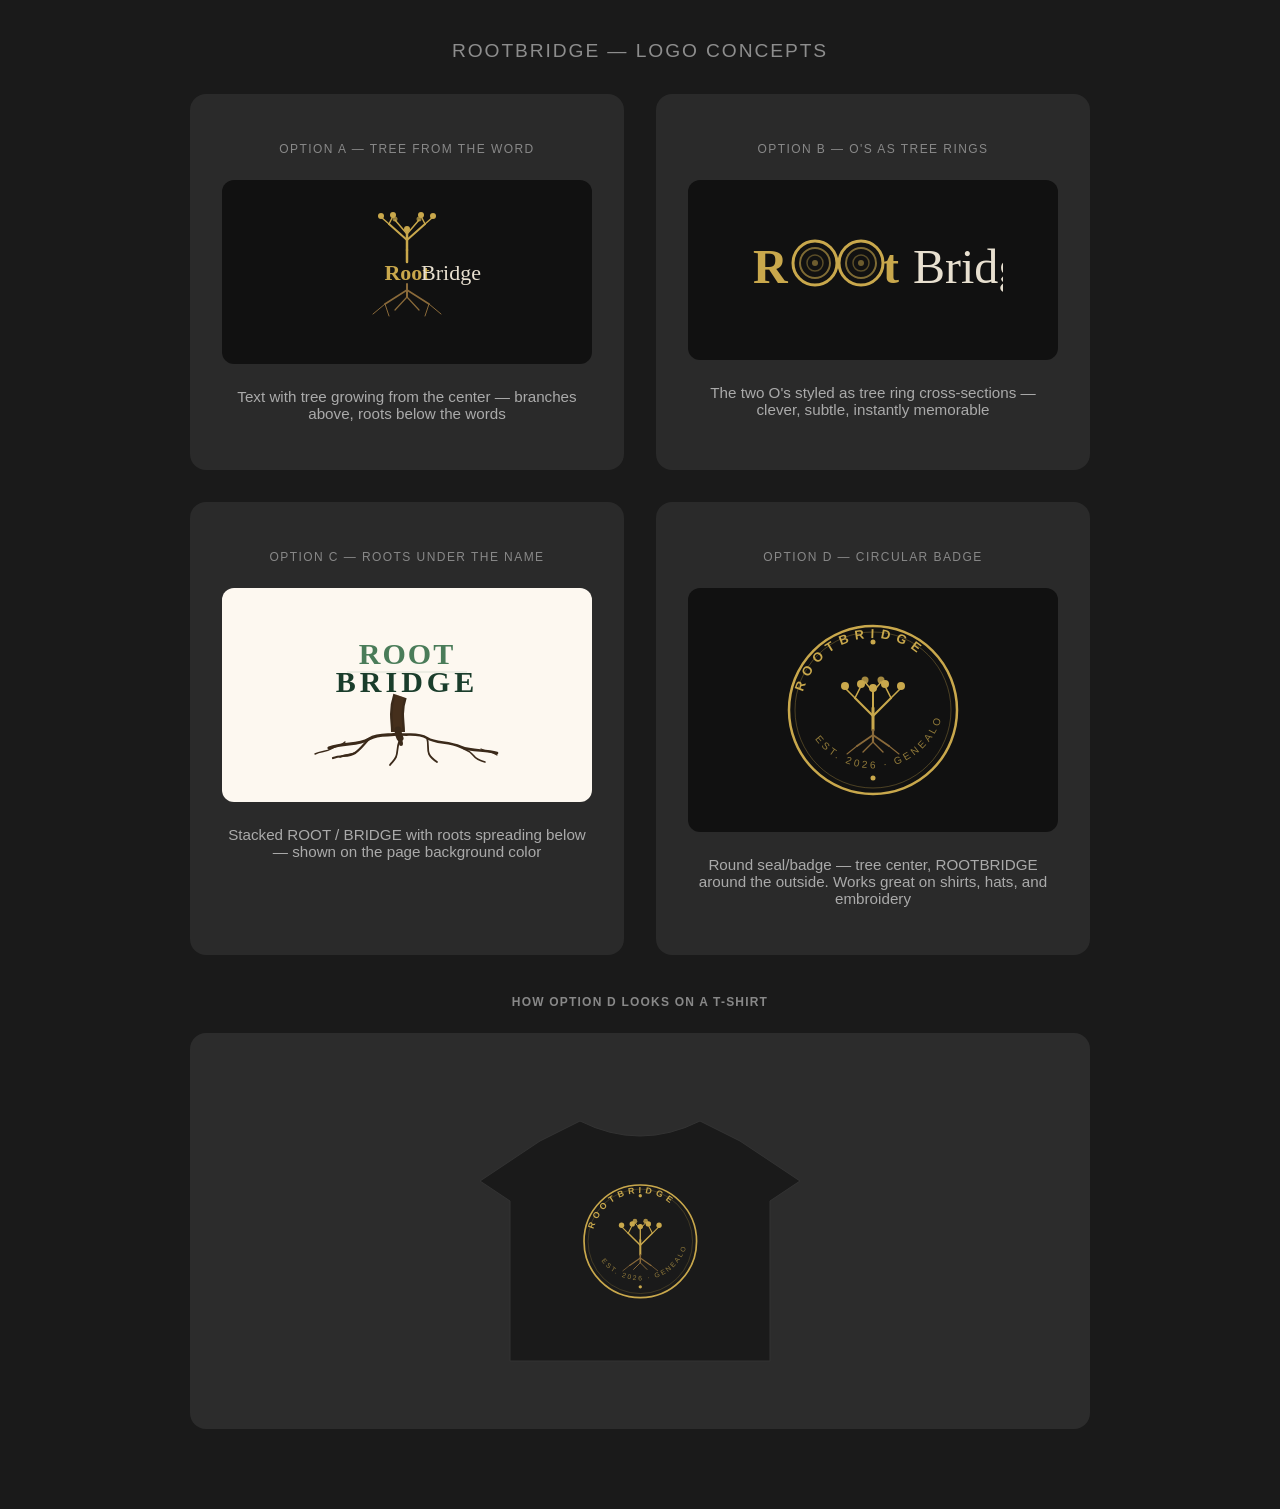
<file: static/logo_preview.html>
<!DOCTYPE html>
<html lang="en">
<head>
<meta charset="UTF-8">
<meta name="viewport" content="width=device-width, initial-scale=1.0">
<title>RootBridge — Logo Options</title>
<style>
*{box-sizing:border-box;margin:0;padding:0}
body{background:#1a1a1a;font-family:'Segoe UI',sans-serif;padding:40px 20px}
h1{color:#fff;text-align:center;margin-bottom:8px;font-size:1.2rem;font-weight:400;letter-spacing:.1em;text-transform:uppercase;opacity:.5}
.grid{display:grid;grid-template-columns:1fr 1fr;gap:32px;max-width:900px;margin:32px auto}
.card{background:#2a2a2a;border-radius:16px;padding:48px 32px;display:flex;flex-direction:column;align-items:center;gap:24px}
.card-label{color:#888;font-size:.75rem;text-transform:uppercase;letter-spacing:.12em}
.card h2{color:#fff;font-size:.95rem;font-weight:400;text-align:center;color:#aaa}

/* tshirt mockup */
.tshirt-wrap{background:#111;border-radius:12px;padding:32px;display:flex;align-items:center;justify-content:center;width:100%;min-height:180px}
.tshirt-wrap.light{background:#e8ddd0}
</style>
</head>
<body>

<h1>RootBridge — Logo Concepts</h1>

<div class="grid">

  <!-- OPTION A: Tree grows from word -->
  <div class="card">
    <div class="card-label">Option A — Tree from the Word</div>
    <div class="tshirt-wrap">
      <svg width="260" height="120" viewBox="0 0 260 120" xmlns="http://www.w3.org/2000/svg">
        <!-- branches above -->
        <line x1="130" y1="38" x2="130" y2="18" stroke="#c9a84c" stroke-width="2.5" stroke-linecap="round"/>
        <line x1="130" y1="28" x2="112" y2="12" stroke="#c9a84c" stroke-width="2" stroke-linecap="round"/>
        <line x1="130" y1="28" x2="148" y2="12" stroke="#c9a84c" stroke-width="2" stroke-linecap="round"/>
        <line x1="130" y1="22" x2="118" y2="8" stroke="#c9a84c" stroke-width="1.5" stroke-linecap="round"/>
        <line x1="130" y1="22" x2="142" y2="8" stroke="#c9a84c" stroke-width="1.5" stroke-linecap="round"/>
        <line x1="112" y1="12" x2="104" y2="5" stroke="#c9a84c" stroke-width="1.4" stroke-linecap="round"/>
        <line x1="112" y1="12" x2="116" y2="4" stroke="#c9a84c" stroke-width="1.4" stroke-linecap="round"/>
        <line x1="148" y1="12" x2="144" y2="4" stroke="#c9a84c" stroke-width="1.4" stroke-linecap="round"/>
        <line x1="148" y1="12" x2="156" y2="5" stroke="#c9a84c" stroke-width="1.4" stroke-linecap="round"/>
        <!-- leaves -->
        <circle cx="104" cy="4" r="3" fill="#c9a84c"/>
        <circle cx="116" cy="3" r="3" fill="#c9a84c"/>
        <circle cx="118" cy="7" r="2.5" fill="#c9a84c" opacity=".7"/>
        <circle cx="130" cy="17" r="3" fill="#c9a84c"/>
        <circle cx="142" cy="7" r="2.5" fill="#c9a84c" opacity=".7"/>
        <circle cx="144" cy="3" r="3" fill="#c9a84c"/>
        <circle cx="156" cy="4" r="3" fill="#c9a84c"/>
        <!-- trunk connecting to text -->
        <line x1="130" y1="38" x2="130" y2="50" stroke="#c9a84c" stroke-width="2.5" stroke-linecap="round"/>
        <!-- wordmark -->
        <text x="130" y="68" text-anchor="middle" font-family="Georgia,serif" font-size="22" font-weight="700" fill="#c9a84c">Root</text>
        <text x="130" y="68" text-anchor="middle" font-family="Georgia,serif" font-size="22" font-weight="300" fill="#e8e0d0" dx="44">Bridge</text>
        <!-- roots -->
        <line x1="130" y1="72" x2="130" y2="85" stroke="#8a6a3a" stroke-width="2" stroke-linecap="round"/>
        <line x1="130" y1="78" x2="108" y2="92" stroke="#8a6a3a" stroke-width="1.6" stroke-linecap="round"/>
        <line x1="130" y1="78" x2="152" y2="92" stroke="#8a6a3a" stroke-width="1.6" stroke-linecap="round"/>
        <line x1="130" y1="85" x2="118" y2="98" stroke="#8a6a3a" stroke-width="1.2" stroke-linecap="round"/>
        <line x1="130" y1="85" x2="142" y2="98" stroke="#8a6a3a" stroke-width="1.2" stroke-linecap="round"/>
        <line x1="108" y1="92" x2="96" y2="102" stroke="#8a6a3a" stroke-width="1" stroke-linecap="round"/>
        <line x1="108" y1="92" x2="112" y2="104" stroke="#8a6a3a" stroke-width="1" stroke-linecap="round"/>
        <line x1="152" y1="92" x2="148" y2="104" stroke="#8a6a3a" stroke-width="1" stroke-linecap="round"/>
        <line x1="152" y1="92" x2="164" y2="102" stroke="#8a6a3a" stroke-width="1" stroke-linecap="round"/>
      </svg>
    </div>
    <h2>Text with tree growing from the center — branches above, roots below the words</h2>
  </div>

  <!-- OPTION B: OO as tree rings -->
  <div class="card">
    <div class="card-label">Option B — O's as Tree Rings</div>
    <div class="tshirt-wrap">
      <svg width="260" height="90" viewBox="0 0 260 90" xmlns="http://www.w3.org/2000/svg">
        <!-- R -->
        <text x="10" y="58" font-family="Georgia,serif" font-size="48" font-weight="700" fill="#c9a84c">R</text>
        <!-- First O as tree rings -->
        <circle cx="72" cy="38" r="22" fill="none" stroke="#c9a84c" stroke-width="3"/>
        <circle cx="72" cy="38" r="15" fill="none" stroke="#c9a84c" stroke-width="2" opacity=".6"/>
        <circle cx="72" cy="38" r="8" fill="none" stroke="#c9a84c" stroke-width="1.5" opacity=".4"/>
        <circle cx="72" cy="38" r="3" fill="#c9a84c" opacity=".5"/>
        <!-- Second O as tree rings -->
        <circle cx="118" cy="38" r="22" fill="none" stroke="#c9a84c" stroke-width="3"/>
        <circle cx="118" cy="38" r="15" fill="none" stroke="#c9a84c" stroke-width="2" opacity=".6"/>
        <circle cx="118" cy="38" r="8" fill="none" stroke="#c9a84c" stroke-width="1.5" opacity=".4"/>
        <circle cx="118" cy="38" r="3" fill="#c9a84c" opacity=".5"/>
        <!-- t -->
        <text x="140" y="58" font-family="Georgia,serif" font-size="48" font-weight="700" fill="#c9a84c">t</text>
        <!-- Bridge -->
        <text x="170" y="58" font-family="Georgia,serif" font-size="48" font-weight="300" fill="#e8e0d0">Bridge</text>
      </svg>
    </div>
    <h2>The two O's styled as tree ring cross-sections — clever, subtle, instantly memorable</h2>
  </div>

  <!-- OPTION C: Roots under full wordmark — on page background -->
  <div class="card">
    <div class="card-label">Option C — Roots Under the Name</div>
    <div class="tshirt-wrap" style="background:#fdf8f0">
      <svg width="280" height="150" viewBox="0 0 280 150" xmlns="http://www.w3.org/2000/svg">
        <!-- ROOT in light green -->
        <text x="140" y="44" text-anchor="middle" font-family="Georgia,serif" font-size="30" font-weight="700" fill="#4a7c59" letter-spacing="2">ROOT</text>
        <!-- BRIDGE in dark green -->
        <text x="140" y="72" text-anchor="middle" font-family="Georgia,serif" font-size="30" font-weight="700" fill="#1a3d2b" letter-spacing="4">BRIDGE</text>
        <!-- thin divider -->
        <line x1="80" y1="52" x2="200" y2="52" stroke="#4a7c59" stroke-width=".6" opacity=".3"/>
        <!-- thick trunk — runs all the way down, roots start near the bottom -->
        <path d="M133,76 C131,82 130,88 130,94 C130,100 131,106 131,112" stroke="#3b2a1a" stroke-width="14" fill="none" stroke-linecap="butt"/>
        <path d="M133,76 C131,82 130,88 130,94 C130,100 131,106 131,112" stroke="#5a3a22" stroke-width="9" fill="none" stroke-linecap="butt" opacity=".35"/>
        <!-- trunk tapers just before roots -->
        <path d="M131,110 C131,113 132,116 133,118" stroke="#3b2a1a" stroke-width="7" fill="none" stroke-linecap="round"/>
        <path d="M133,118 C133,120 134,122 134,124" stroke="#3b2a1a" stroke-width="4" fill="none" stroke-linecap="round"/>

        <!-- LEFT SIDE — roots start low at y=114, spread wide -->
        <path d="M131,114 C122,116 112,113 102,119 C90,126 78,122 62,128" stroke="#3b2a1a" stroke-width="3.2" fill="none" stroke-linecap="round"/>
        <path d="M102,119 C97,124 94,129 88,133 C82,137 74,135 66,138" stroke="#3b2a1a" stroke-width="2.2" fill="none" stroke-linecap="round"/>
        <path d="M88,133 C83,135 78,134 73,137" stroke="#3b2a1a" stroke-width="1.5" fill="none" stroke-linecap="round"/>
        <path d="M78,122 C74,126 70,125 64,129 C59,132 54,131 48,134" stroke="#3b2a1a" stroke-width="1.4" fill="none" stroke-linecap="round"/>

        <!-- RIGHT SIDE — roots start low at y=114, more erratic -->
        <path d="M132,114 C140,116 150,112 160,118 C170,124 180,121 194,127 C206,132 218,129 230,133" stroke="#3b2a1a" stroke-width="2.6" fill="none" stroke-linecap="round"/>
        <path d="M160,118 C162,124 160,129 162,134 C164,138 167,140 170,142" stroke="#3b2a1a" stroke-width="1.8" fill="none" stroke-linecap="round"/>
        <path d="M194,127 C198,131 202,129 206,135 C209,139 212,140 218,142" stroke="#3b2a1a" stroke-width="1.6" fill="none" stroke-linecap="round"/>
        <path d="M214,129 C220,132 224,131 230,135" stroke="#3b2a1a" stroke-width="1.2" fill="none" stroke-linecap="round"/>

        <!-- CENTER — one root drops almost straight down from trunk bottom -->
        <path d="M132,122 C130,127 131,132 129,137 C127,141 125,142 123,145" stroke="#3b2a1a" stroke-width="1.8" fill="none" stroke-linecap="round"/>
      </svg>
    </div>
    <h2>Stacked ROOT / BRIDGE with roots spreading below — shown on the page background color</h2>
  </div>

  <!-- OPTION D: Circular badge -->
  <div class="card">
    <div class="card-label">Option D — Circular Badge</div>
    <div class="tshirt-wrap">
      <svg width="180" height="180" viewBox="0 0 180 180" xmlns="http://www.w3.org/2000/svg">
        <!-- outer ring -->
        <circle cx="90" cy="90" r="84" fill="none" stroke="#c9a84c" stroke-width="2.5"/>
        <circle cx="90" cy="90" r="78" fill="none" stroke="#c9a84c" stroke-width=".8" opacity=".4"/>
        <!-- circular text path -->
        <defs>
          <path id="topArc" d="M 18,90 A 72,72 0 0,1 162,90"/>
          <path id="botArc" d="M 22,100 A 72,72 0 0,0 158,100"/>
        </defs>
        <text font-family="'Segoe UI',sans-serif" font-size="13" font-weight="700" fill="#c9a84c" letter-spacing="6">
          <textPath href="#topArc" startOffset="8%">ROOTBRIDGE</textPath>
        </text>
        <text font-family="'Segoe UI',sans-serif" font-size="10" fill="#c9a84c" letter-spacing="3" opacity=".7">
          <textPath href="#botArc" startOffset="12%">EST. 2026 · GENEALOGY</textPath>
        </text>
        <!-- tree in center -->
        <!-- trunk -->
        <line x1="90" y1="110" x2="90" y2="88" stroke="#c9a84c" stroke-width="3" stroke-linecap="round"/>
        <!-- main branches -->
        <line x1="90" y1="96" x2="72" y2="78" stroke="#c9a84c" stroke-width="2.2" stroke-linecap="round"/>
        <line x1="90" y1="96" x2="108" y2="78" stroke="#c9a84c" stroke-width="2.2" stroke-linecap="round"/>
        <line x1="90" y1="90" x2="90" y2="72" stroke="#c9a84c" stroke-width="2" stroke-linecap="round"/>
        <!-- sub branches -->
        <line x1="72" y1="78" x2="62" y2="68" stroke="#c9a84c" stroke-width="1.6" stroke-linecap="round"/>
        <line x1="72" y1="78" x2="78" y2="66" stroke="#c9a84c" stroke-width="1.6" stroke-linecap="round"/>
        <line x1="108" y1="78" x2="102" y2="66" stroke="#c9a84c" stroke-width="1.6" stroke-linecap="round"/>
        <line x1="108" y1="78" x2="118" y2="68" stroke="#c9a84c" stroke-width="1.6" stroke-linecap="round"/>
        <line x1="90" y1="72" x2="82" y2="62" stroke="#c9a84c" stroke-width="1.4" stroke-linecap="round"/>
        <line x1="90" y1="72" x2="98" y2="62" stroke="#c9a84c" stroke-width="1.4" stroke-linecap="round"/>
        <!-- leaves -->
        <circle cx="62" cy="66" r="4" fill="#c9a84c"/>
        <circle cx="78" cy="64" r="4" fill="#c9a84c"/>
        <circle cx="82" cy="60" r="3.5" fill="#c9a84c" opacity=".8"/>
        <circle cx="90" cy="68" r="4" fill="#c9a84c"/>
        <circle cx="98" cy="60" r="3.5" fill="#c9a84c" opacity=".8"/>
        <circle cx="102" cy="64" r="4" fill="#c9a84c"/>
        <circle cx="118" cy="66" r="4" fill="#c9a84c"/>
        <!-- roots -->
        <line x1="90" y1="110" x2="90" y2="122" stroke="#8a6a3a" stroke-width="2.2" stroke-linecap="round"/>
        <line x1="90" y1="115" x2="74" y2="126" stroke="#8a6a3a" stroke-width="1.8" stroke-linecap="round"/>
        <line x1="90" y1="115" x2="106" y2="126" stroke="#8a6a3a" stroke-width="1.8" stroke-linecap="round"/>
        <line x1="90" y1="122" x2="80" y2="132" stroke="#8a6a3a" stroke-width="1.4" stroke-linecap="round"/>
        <line x1="90" y1="122" x2="100" y2="132" stroke="#8a6a3a" stroke-width="1.4" stroke-linecap="round"/>
        <line x1="74" y1="126" x2="64" y2="134" stroke="#8a6a3a" stroke-width="1.1" stroke-linecap="round"/>
        <line x1="106" y1="126" x2="116" y2="134" stroke="#8a6a3a" stroke-width="1.1" stroke-linecap="round"/>
        <!-- dots between text sections -->
        <circle cx="90" cy="158" r="2.5" fill="#c9a84c"/>
        <circle cx="90" cy="22" r="2.5" fill="#c9a84c"/>
      </svg>
    </div>
    <h2>Round seal/badge — tree center, ROOTBRIDGE around the outside. Works great on shirts, hats, and embroidery</h2>
  </div>

</div>

<!-- T-shirt simulation -->
<div style="max-width:900px;margin:40px auto">
  <h2 style="color:#888;text-align:center;font-size:.75rem;text-transform:uppercase;letter-spacing:.1em;margin-bottom:24px">How Option D looks on a t-shirt</h2>
  <div style="background:#2c2c2c;border-radius:16px;padding:48px;display:flex;justify-content:center">
    <!-- Simple t-shirt shape -->
    <svg width="320" height="300" viewBox="0 0 320 300" xmlns="http://www.w3.org/2000/svg">
      <!-- shirt body -->
      <path d="M60,60 L0,100 L30,120 L30,280 L290,280 L290,120 L320,100 L260,60 L220,40 Q160,70 100,40 Z" fill="#1a1a1a" stroke="#333" stroke-width="1"/>
      <!-- badge logo on chest -->
      <g transform="translate(100,100) scale(0.67)">
        <circle cx="90" cy="90" r="84" fill="none" stroke="#c9a84c" stroke-width="2.5"/>
        <circle cx="90" cy="90" r="78" fill="none" stroke="#c9a84c" stroke-width=".8" opacity=".4"/>
        <defs>
          <path id="topArc2" d="M 18,90 A 72,72 0 0,1 162,90"/>
          <path id="botArc2" d="M 22,100 A 72,72 0 0,0 158,100"/>
        </defs>
        <text font-family="'Segoe UI',sans-serif" font-size="13" font-weight="700" fill="#c9a84c" letter-spacing="6">
          <textPath href="#topArc2" startOffset="8%">ROOTBRIDGE</textPath>
        </text>
        <text font-family="'Segoe UI',sans-serif" font-size="10" fill="#c9a84c" letter-spacing="3" opacity=".7">
          <textPath href="#botArc2" startOffset="12%">EST. 2026 · GENEALOGY</textPath>
        </text>
        <line x1="90" y1="110" x2="90" y2="88" stroke="#c9a84c" stroke-width="3" stroke-linecap="round"/>
        <line x1="90" y1="96" x2="72" y2="78" stroke="#c9a84c" stroke-width="2.2" stroke-linecap="round"/>
        <line x1="90" y1="96" x2="108" y2="78" stroke="#c9a84c" stroke-width="2.2" stroke-linecap="round"/>
        <line x1="90" y1="90" x2="90" y2="72" stroke="#c9a84c" stroke-width="2" stroke-linecap="round"/>
        <line x1="72" y1="78" x2="62" y2="68" stroke="#c9a84c" stroke-width="1.6" stroke-linecap="round"/>
        <line x1="72" y1="78" x2="78" y2="66" stroke="#c9a84c" stroke-width="1.6" stroke-linecap="round"/>
        <line x1="108" y1="78" x2="102" y2="66" stroke="#c9a84c" stroke-width="1.6" stroke-linecap="round"/>
        <line x1="108" y1="78" x2="118" y2="68" stroke="#c9a84c" stroke-width="1.6" stroke-linecap="round"/>
        <line x1="90" y1="72" x2="82" y2="62" stroke="#c9a84c" stroke-width="1.4" stroke-linecap="round"/>
        <line x1="90" y1="72" x2="98" y2="62" stroke="#c9a84c" stroke-width="1.4" stroke-linecap="round"/>
        <circle cx="62" cy="66" r="4" fill="#c9a84c"/>
        <circle cx="78" cy="64" r="4" fill="#c9a84c"/>
        <circle cx="82" cy="60" r="3.5" fill="#c9a84c" opacity=".8"/>
        <circle cx="90" cy="68" r="4" fill="#c9a84c"/>
        <circle cx="98" cy="60" r="3.5" fill="#c9a84c" opacity=".8"/>
        <circle cx="102" cy="64" r="4" fill="#c9a84c"/>
        <circle cx="118" cy="66" r="4" fill="#c9a84c"/>
        <line x1="90" y1="110" x2="90" y2="122" stroke="#8a6a3a" stroke-width="2.2" stroke-linecap="round"/>
        <line x1="90" y1="115" x2="74" y2="126" stroke="#8a6a3a" stroke-width="1.8" stroke-linecap="round"/>
        <line x1="90" y1="115" x2="106" y2="126" stroke="#8a6a3a" stroke-width="1.8" stroke-linecap="round"/>
        <line x1="90" y1="122" x2="80" y2="132" stroke="#8a6a3a" stroke-width="1.4" stroke-linecap="round"/>
        <line x1="90" y1="122" x2="100" y2="132" stroke="#8a6a3a" stroke-width="1.4" stroke-linecap="round"/>
        <line x1="74" y1="126" x2="64" y2="134" stroke="#8a6a3a" stroke-width="1.1" stroke-linecap="round"/>
        <line x1="106" y1="126" x2="116" y2="134" stroke="#8a6a3a" stroke-width="1.1" stroke-linecap="round"/>
        <circle cx="90" cy="158" r="2.5" fill="#c9a84c"/>
        <circle cx="90" cy="22" r="2.5" fill="#c9a84c"/>
      </g>
    </svg>
  </div>
</div>

</body>
</html>
</file>
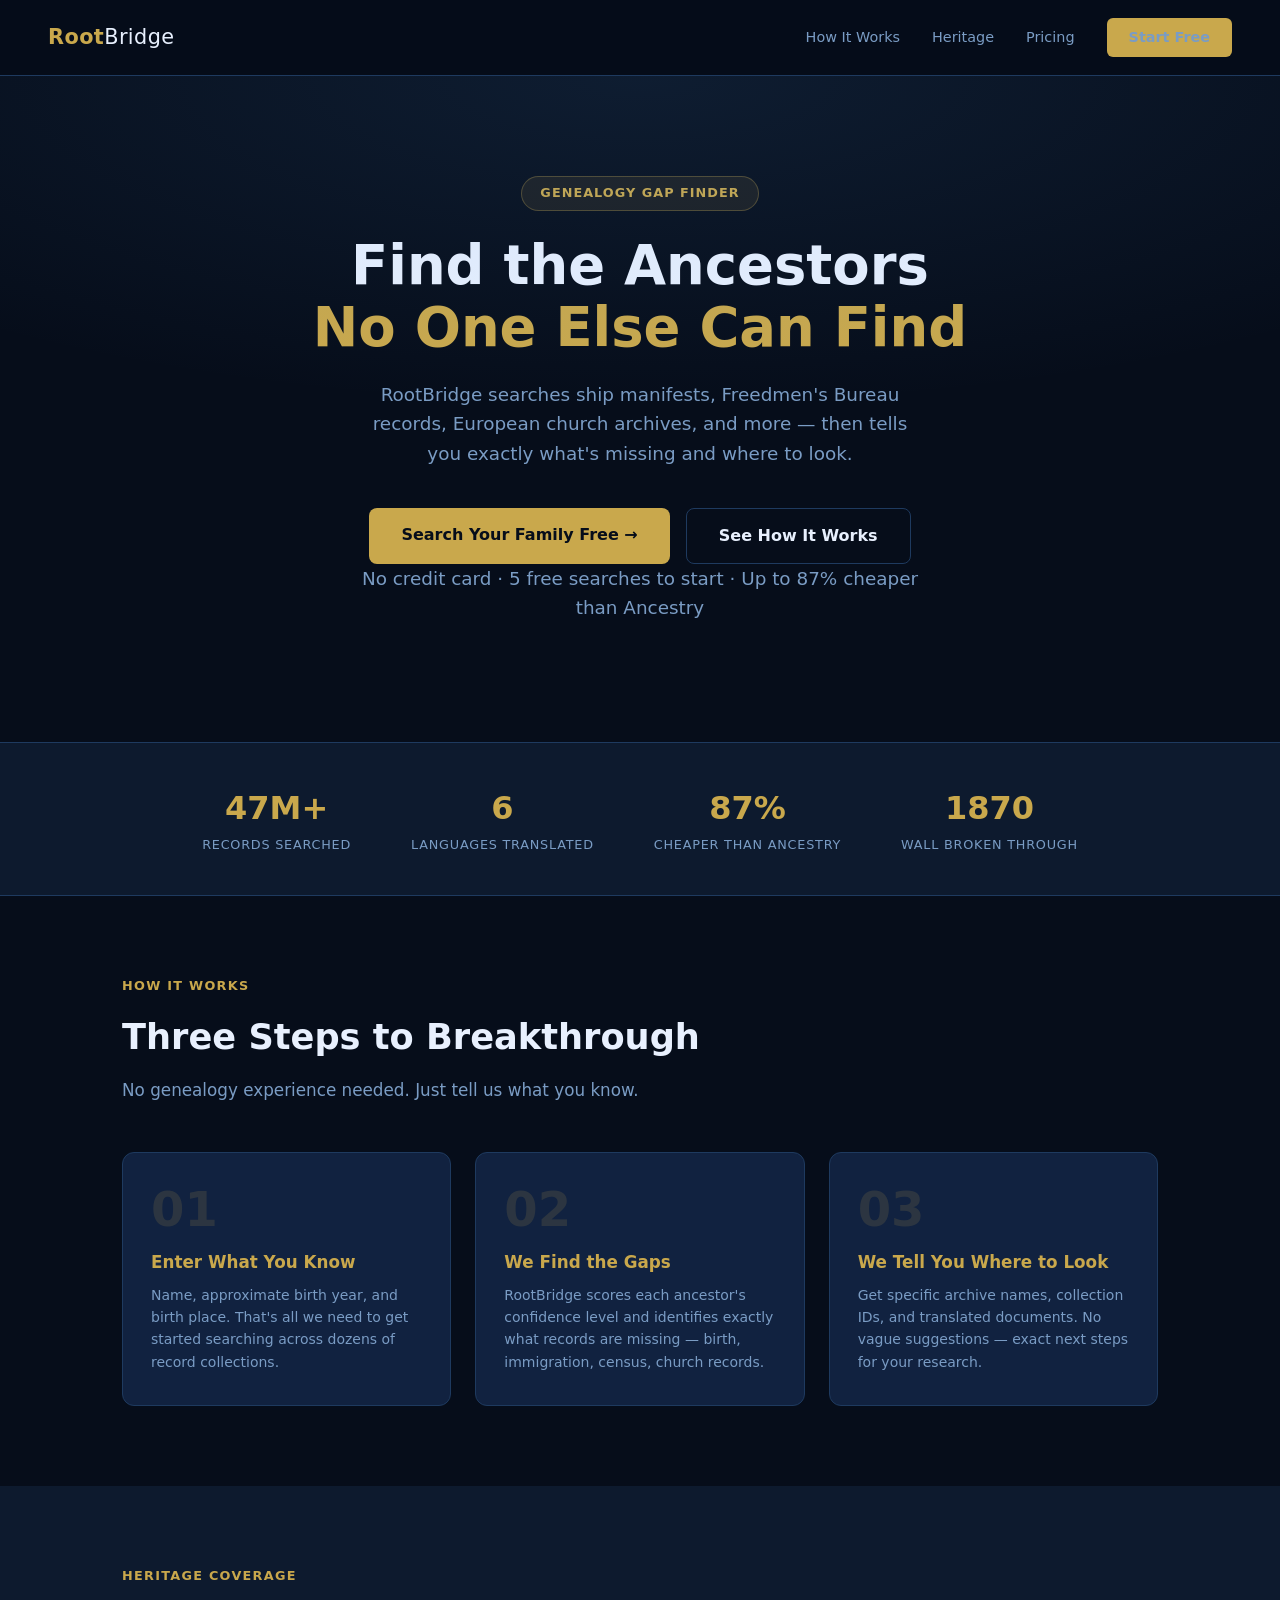
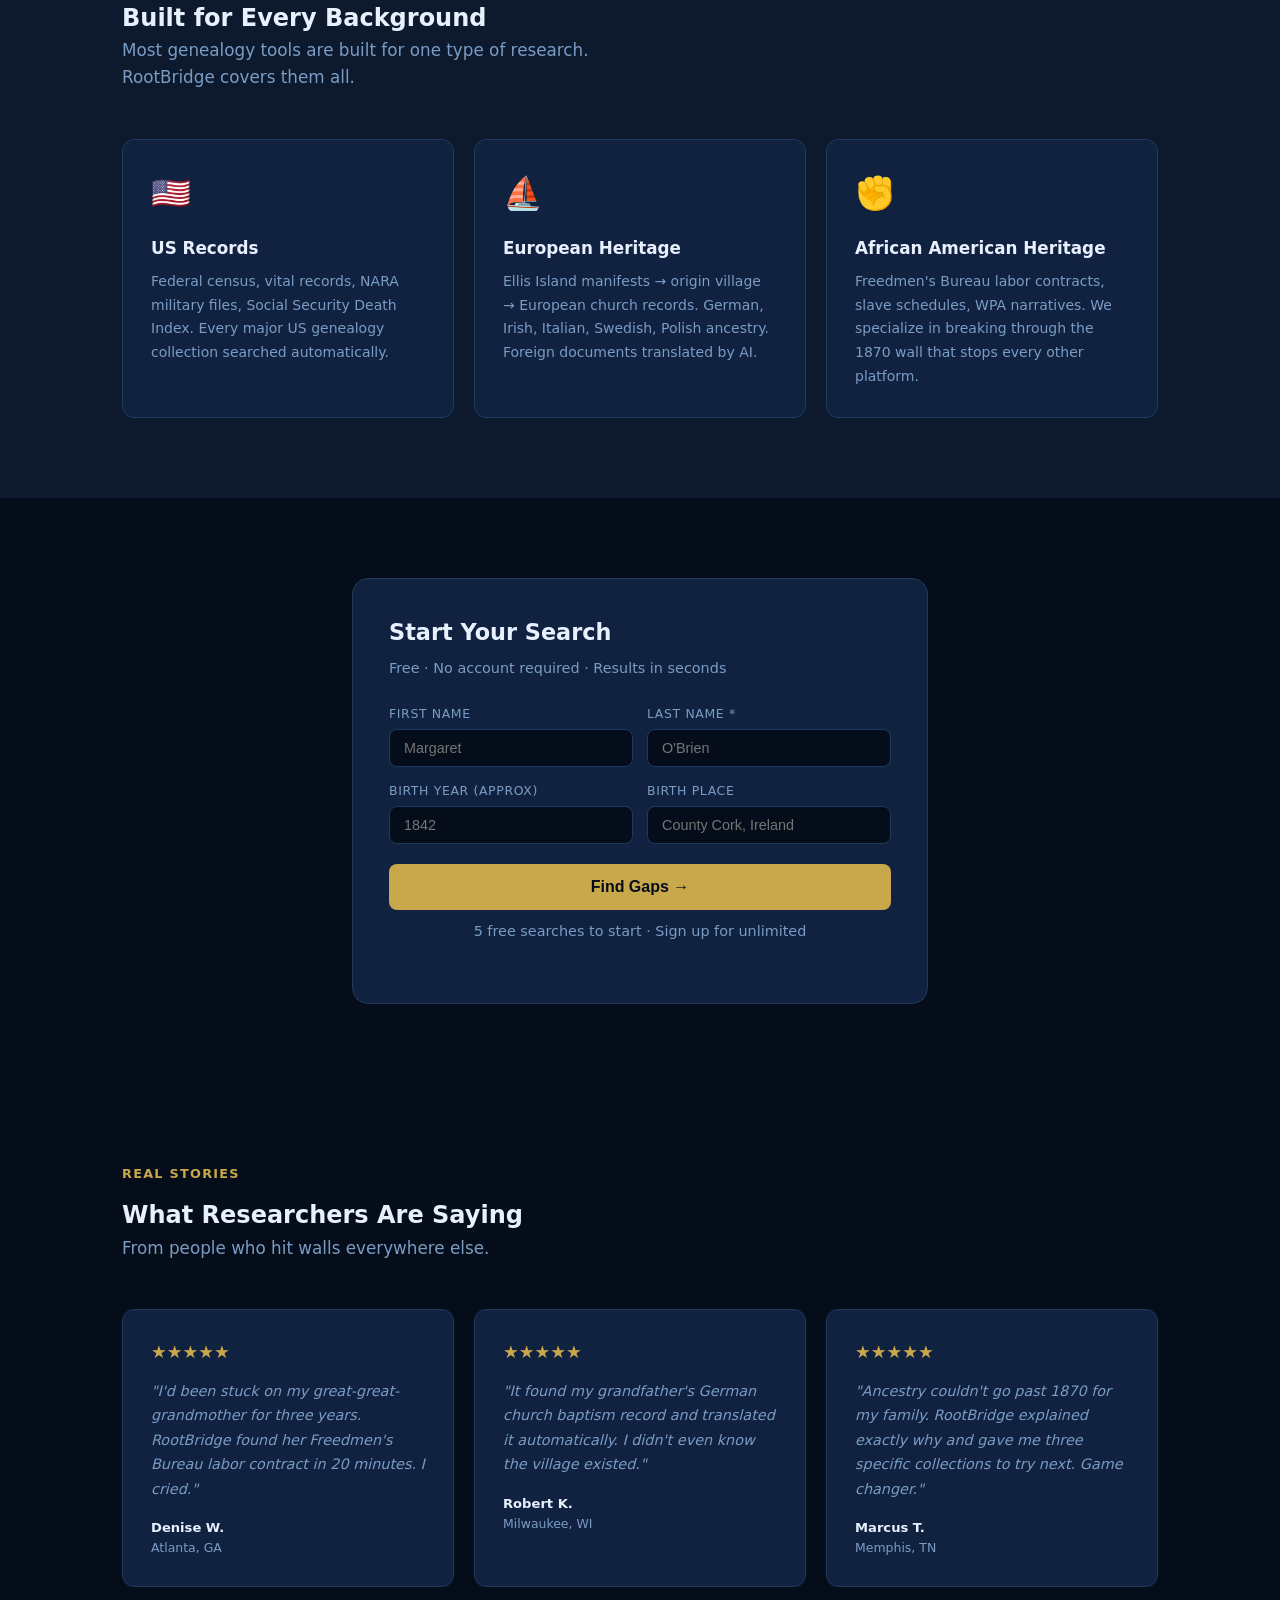
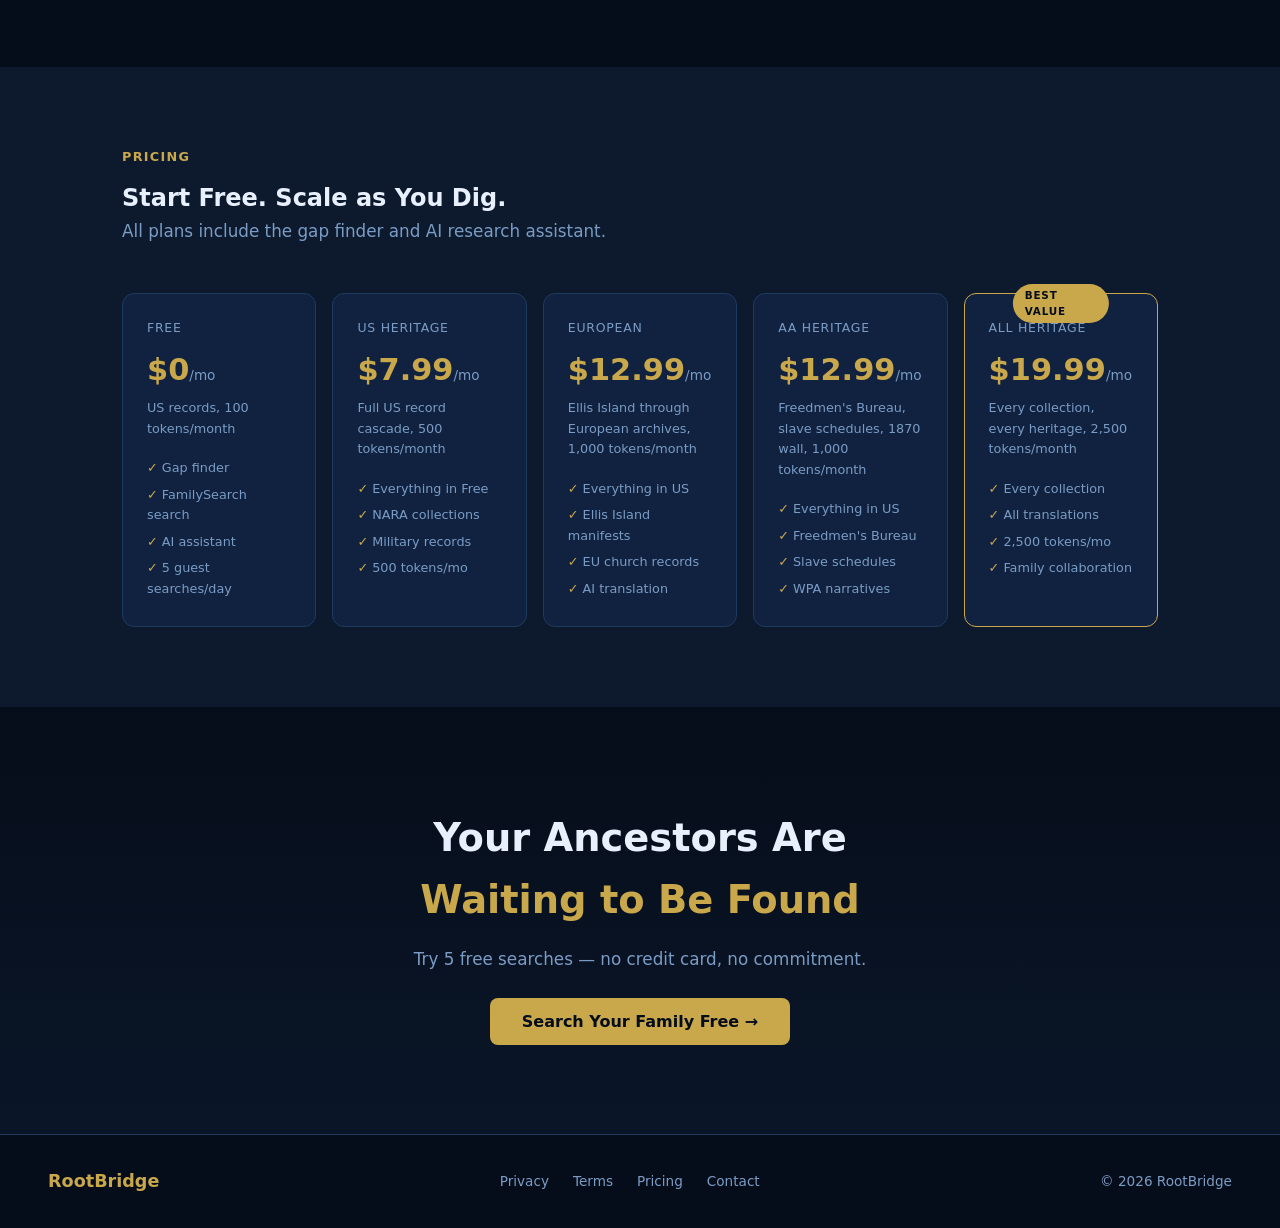
<file: static/preview_a.html>
<!DOCTYPE html>
<html lang="en">
<head>
<meta charset="UTF-8">
<meta name="viewport" content="width=device-width, initial-scale=1.0">
<title>RootBridge — Option A: Dark Premium</title>
<style>
*,*::before,*::after{box-sizing:border-box;margin:0;padding:0}
:root{
  --bg:#060d1a;
  --surface:#0d1a2e;
  --card:#112240;
  --border:#1e3a5f;
  --text:#e8f0fe;
  --muted:#7a9cc4;
  --gold:#c9a84c;
  --gold-light:#f0c96a;
  --blue:#4a90d9;
}
body{background:var(--bg);color:var(--text);font-family:'Segoe UI',system-ui,sans-serif;line-height:1.6;overflow-x:hidden}

/* NAV */
nav{display:flex;align-items:center;justify-content:space-between;padding:18px 48px;border-bottom:1px solid var(--border);position:sticky;top:0;background:rgba(6,13,26,.95);backdrop-filter:blur(12px);z-index:100}
.logo{font-size:1.3rem;font-weight:800;color:var(--gold);text-decoration:none;letter-spacing:.02em}
.logo span{color:var(--text);font-weight:300}
.nav-links{display:flex;align-items:center;gap:32px}
.nav-links a{color:var(--muted);text-decoration:none;font-size:.9rem;transition:color .2s}
.nav-links a:hover{color:var(--text)}
.btn-nav{background:var(--gold);color:#060d1a;padding:8px 22px;border-radius:6px;font-weight:700;font-size:.85rem;text-decoration:none;transition:background .2s}
.btn-nav:hover{background:var(--gold-light)}

/* HERO */
.hero{text-align:center;padding:100px 20px 80px;position:relative;overflow:hidden}
.hero::before{content:'';position:absolute;inset:0;background:radial-gradient(ellipse 80% 50% at 50% 0%,rgba(74,144,217,.12),transparent);pointer-events:none}
.hero-tag{display:inline-block;background:rgba(201,168,76,.1);border:1px solid rgba(201,168,76,.3);color:var(--gold);padding:6px 18px;border-radius:99px;font-size:.8rem;font-weight:600;letter-spacing:.08em;text-transform:uppercase;margin-bottom:24px}
.hero h1{font-size:3.4rem;font-weight:800;line-height:1.15;margin-bottom:20px;max-width:720px;margin-left:auto;margin-right:auto}
.hero h1 em{font-style:normal;color:var(--gold)}
.hero p{font-size:1.15rem;color:var(--muted);max-width:560px;margin:0 auto 40px}
.hero-btns{display:flex;gap:16px;justify-content:center;flex-wrap:wrap}
.btn-primary{background:var(--gold);color:#060d1a;padding:14px 32px;border-radius:8px;font-weight:700;font-size:1rem;text-decoration:none;border:none;cursor:pointer;transition:background .2s}
.btn-primary:hover{background:var(--gold-light)}
.btn-ghost{background:transparent;color:var(--text);border:1px solid var(--border);padding:14px 32px;border-radius:8px;font-weight:600;font-size:1rem;text-decoration:none;transition:border-color .2s,color .2s}
.btn-ghost:hover{border-color:var(--gold);color:var(--gold)}
.hero-note{margin-top:16px;font-size:.85rem;color:var(--muted)}

/* STATS BAR */
.stats{display:flex;justify-content:center;gap:60px;padding:40px 20px;border-top:1px solid var(--border);border-bottom:1px solid var(--border);background:var(--surface)}
.stat{text-align:center}
.stat-num{font-size:2rem;font-weight:800;color:var(--gold)}
.stat-label{font-size:.8rem;color:var(--muted);text-transform:uppercase;letter-spacing:.06em}

/* HOW IT WORKS */
.section{max-width:1100px;margin:0 auto;padding:80px 32px}
.section-label{font-size:.8rem;font-weight:700;color:var(--gold);text-transform:uppercase;letter-spacing:.1em;margin-bottom:12px}
.section h2{font-size:2.2rem;font-weight:800;margin-bottom:12px}
.section-sub{color:var(--muted);font-size:1.05rem;margin-bottom:48px;max-width:560px}
.steps{display:grid;grid-template-columns:repeat(3,1fr);gap:24px}
.step{background:var(--card);border:1px solid var(--border);border-radius:12px;padding:32px 28px;position:relative}
.step-num{font-size:3rem;font-weight:900;color:rgba(201,168,76,.15);line-height:1;margin-bottom:16px}
.step h3{font-size:1.05rem;font-weight:700;margin-bottom:8px;color:var(--gold)}
.step p{font-size:.875rem;color:var(--muted)}

/* HERITAGE */
.heritage{background:var(--surface);padding:80px 0}
.heritage-inner{max-width:1100px;margin:0 auto;padding:0 32px}
.heritage-grid{display:grid;grid-template-columns:repeat(3,1fr);gap:20px;margin-top:48px}
.h-card{background:var(--card);border:1px solid var(--border);border-radius:12px;padding:28px;transition:border-color .2s,transform .2s}
.h-card:hover{border-color:var(--gold);transform:translateY(-4px)}
.h-icon{font-size:2rem;margin-bottom:16px}
.h-card h3{font-size:1.05rem;font-weight:700;margin-bottom:8px}
.h-card p{font-size:.875rem;color:var(--muted);line-height:1.7}

/* SEARCH BOX */
.search-section{max-width:640px;margin:0 auto;padding:80px 32px}
.search-box{background:var(--card);border:1px solid var(--border);border-radius:16px;padding:36px}
.search-box h2{font-size:1.4rem;font-weight:700;margin-bottom:6px}
.search-box p{color:var(--muted);font-size:.9rem;margin-bottom:24px}
.form-row{display:grid;grid-template-columns:1fr 1fr;gap:14px;margin-bottom:14px}
label{font-size:.78rem;color:var(--muted);display:block;margin-bottom:5px;text-transform:uppercase;letter-spacing:.05em}
input{width:100%;background:var(--bg);border:1px solid var(--border);border-radius:8px;padding:10px 14px;color:var(--text);font-size:.9rem;transition:border-color .2s}
input:focus{outline:none;border-color:var(--gold)}
.search-btn{width:100%;background:var(--gold);color:#060d1a;border:none;padding:14px;border-radius:8px;font-weight:700;font-size:1rem;cursor:pointer;margin-top:6px;transition:background .2s}
.search-btn:hover{background:var(--gold-light)}
.search-note{text-align:center;font-size:.78rem;color:var(--muted);margin-top:10px}

/* TESTIMONIALS */
.testimonials{max-width:1100px;margin:0 auto;padding:80px 32px}
.t-grid{display:grid;grid-template-columns:repeat(3,1fr);gap:20px;margin-top:48px}
.t-card{background:var(--card);border:1px solid var(--border);border-radius:12px;padding:28px}
.t-stars{color:var(--gold);margin-bottom:12px;font-size:1.1rem}
.t-text{font-size:.9rem;color:var(--muted);line-height:1.7;margin-bottom:16px;font-style:italic}
.t-author{font-size:.82rem;font-weight:700;color:var(--text)}
.t-origin{font-size:.78rem;color:var(--muted)}

/* PRICING */
.pricing-section{background:var(--surface);padding:80px 0}
.pricing-inner{max-width:1100px;margin:0 auto;padding:0 32px}
.pricing-grid{display:grid;grid-template-columns:repeat(auto-fit,minmax(180px,1fr));gap:16px;margin-top:48px}
.p-card{background:var(--card);border:1px solid var(--border);border-radius:12px;padding:24px;transition:border-color .2s}
.p-card.featured{border-color:var(--gold);position:relative}
.p-card.featured::before{content:'BEST VALUE';position:absolute;top:-10px;left:50%;transform:translateX(-50%);background:var(--gold);color:#060d1a;font-size:.65rem;font-weight:800;padding:3px 12px;border-radius:99px;letter-spacing:.08em}
.p-tier{font-size:.78rem;color:var(--muted);text-transform:uppercase;letter-spacing:.06em;margin-bottom:8px}
.p-price{font-size:1.9rem;font-weight:800;color:var(--gold);margin-bottom:4px}
.p-price span{font-size:.85rem;color:var(--muted);font-weight:400}
.p-desc{font-size:.8rem;color:var(--muted);margin-bottom:16px;min-height:36px}
.p-features{list-style:none}
.p-features li{font-size:.8rem;color:var(--muted);padding:3px 0}
.p-features li::before{content:'✓ ';color:var(--gold)}

/* CTA */
.cta-section{text-align:center;padding:100px 20px;background:linear-gradient(180deg,var(--bg) 0%,#0a1628 100%)}
.cta-section h2{font-size:2.4rem;font-weight:800;margin-bottom:16px}
.cta-section p{color:var(--muted);font-size:1.05rem;max-width:500px;margin:0 auto 36px}

/* FOOTER */
footer{border-top:1px solid var(--border);padding:32px 48px;display:flex;justify-content:space-between;align-items:center;color:var(--muted);font-size:.85rem}
.footer-logo{color:var(--gold);font-weight:700;font-size:1.1rem}
.footer-links{display:flex;gap:24px}
.footer-links a{color:var(--muted);text-decoration:none}
.footer-links a:hover{color:var(--text)}

@media(max-width:768px){
  .hero h1{font-size:2.2rem}
  .steps,.heritage-grid,.t-grid{grid-template-columns:1fr}
  .stats{gap:32px;flex-wrap:wrap}
  nav{padding:16px 20px}
  .hero{padding:60px 20px 60px}
}
</style>
</head>
<body>

<nav>
  <a href="#" class="logo">Root<span>Bridge</span></a>
  <div class="nav-links">
    <a href="#">How It Works</a>
    <a href="#">Heritage</a>
    <a href="#">Pricing</a>
    <a href="#" class="btn-nav">Start Free</a>
  </div>
</nav>

<section class="hero">
  <div class="hero-tag">Genealogy Gap Finder</div>
  <h1>Find the Ancestors<br><em>No One Else Can Find</em></h1>
  <p>RootBridge searches ship manifests, Freedmen's Bureau records, European church archives, and more — then tells you exactly what's missing and where to look.</p>
  <div class="hero-btns">
    <a href="#search" class="btn-primary">Search Your Family Free →</a>
    <a href="#how" class="btn-ghost">See How It Works</a>
  </div>
  <p class="hero-note">No credit card · 5 free searches to start · Up to 87% cheaper than Ancestry</p>
</section>

<div class="stats">
  <div class="stat"><div class="stat-num">47M+</div><div class="stat-label">Records Searched</div></div>
  <div class="stat"><div class="stat-num">6</div><div class="stat-label">Languages Translated</div></div>
  <div class="stat"><div class="stat-num">87%</div><div class="stat-label">Cheaper Than Ancestry</div></div>
  <div class="stat"><div class="stat-num">1870</div><div class="stat-label">Wall Broken Through</div></div>
</div>

<section class="section" id="how">
  <div class="section-label">How It Works</div>
  <h2>Three Steps to Breakthrough</h2>
  <p class="section-sub">No genealogy experience needed. Just tell us what you know.</p>
  <div class="steps">
    <div class="step">
      <div class="step-num">01</div>
      <h3>Enter What You Know</h3>
      <p>Name, approximate birth year, and birth place. That's all we need to get started searching across dozens of record collections.</p>
    </div>
    <div class="step">
      <div class="step-num">02</div>
      <h3>We Find the Gaps</h3>
      <p>RootBridge scores each ancestor's confidence level and identifies exactly what records are missing — birth, immigration, census, church records.</p>
    </div>
    <div class="step">
      <div class="step-num">03</div>
      <h3>We Tell You Where to Look</h3>
      <p>Get specific archive names, collection IDs, and translated documents. No vague suggestions — exact next steps for your research.</p>
    </div>
  </div>
</section>

<div class="heritage">
  <div class="heritage-inner">
    <div class="section-label">Heritage Coverage</div>
    <h2>Built for Every Background</h2>
    <p class="section-sub">Most genealogy tools are built for one type of research. RootBridge covers them all.</p>
    <div class="heritage-grid">
      <div class="h-card">
        <div class="h-icon">🇺🇸</div>
        <h3>US Records</h3>
        <p>Federal census, vital records, NARA military files, Social Security Death Index. Every major US genealogy collection searched automatically.</p>
      </div>
      <div class="h-card">
        <div class="h-icon">⛵</div>
        <h3>European Heritage</h3>
        <p>Ellis Island manifests → origin village → European church records. German, Irish, Italian, Swedish, Polish ancestry. Foreign documents translated by AI.</p>
      </div>
      <div class="h-card">
        <div class="h-icon">✊</div>
        <h3>African American Heritage</h3>
        <p>Freedmen's Bureau labor contracts, slave schedules, WPA narratives. We specialize in breaking through the 1870 wall that stops every other platform.</p>
      </div>
    </div>
  </div>
</div>

<section class="search-section" id="search">
  <div class="search-box">
    <h2>Start Your Search</h2>
    <p>Free · No account required · Results in seconds</p>
    <div class="form-row">
      <div><label>First Name</label><input type="text" placeholder="Margaret"></div>
      <div><label>Last Name *</label><input type="text" placeholder="O'Brien"></div>
    </div>
    <div class="form-row">
      <div><label>Birth Year (approx)</label><input type="number" placeholder="1842"></div>
      <div><label>Birth Place</label><input type="text" placeholder="County Cork, Ireland"></div>
    </div>
    <button class="search-btn">Find Gaps →</button>
    <p class="search-note">5 free searches to start · Sign up for unlimited</p>
  </div>
</section>

<section class="testimonials">
  <div class="section-label">Real Stories</div>
  <h2>What Researchers Are Saying</h2>
  <p class="section-sub">From people who hit walls everywhere else.</p>
  <div class="t-grid">
    <div class="t-card">
      <div class="t-stars">★★★★★</div>
      <p class="t-text">"I'd been stuck on my great-great-grandmother for three years. RootBridge found her Freedmen's Bureau labor contract in 20 minutes. I cried."</p>
      <div class="t-author">Denise W.</div>
      <div class="t-origin">Atlanta, GA</div>
    </div>
    <div class="t-card">
      <div class="t-stars">★★★★★</div>
      <p class="t-text">"It found my grandfather's German church baptism record and translated it automatically. I didn't even know the village existed."</p>
      <div class="t-author">Robert K.</div>
      <div class="t-origin">Milwaukee, WI</div>
    </div>
    <div class="t-card">
      <div class="t-stars">★★★★★</div>
      <p class="t-text">"Ancestry couldn't go past 1870 for my family. RootBridge explained exactly why and gave me three specific collections to try next. Game changer."</p>
      <div class="t-author">Marcus T.</div>
      <div class="t-origin">Memphis, TN</div>
    </div>
  </div>
</section>

<div class="pricing-section">
  <div class="pricing-inner">
    <div class="section-label">Pricing</div>
    <h2>Start Free. Scale as You Dig.</h2>
    <p class="section-sub">All plans include the gap finder and AI research assistant.</p>
    <div class="pricing-grid">
      <div class="p-card">
        <div class="p-tier">Free</div>
        <div class="p-price">$0<span>/mo</span></div>
        <div class="p-desc">US records, 100 tokens/month</div>
        <ul class="p-features">
          <li>Gap finder</li>
          <li>FamilySearch search</li>
          <li>AI assistant</li>
          <li>5 guest searches/day</li>
        </ul>
      </div>
      <div class="p-card">
        <div class="p-tier">US Heritage</div>
        <div class="p-price">$7.99<span>/mo</span></div>
        <div class="p-desc">Full US record cascade, 500 tokens/month</div>
        <ul class="p-features">
          <li>Everything in Free</li>
          <li>NARA collections</li>
          <li>Military records</li>
          <li>500 tokens/mo</li>
        </ul>
      </div>
      <div class="p-card">
        <div class="p-tier">European</div>
        <div class="p-price">$12.99<span>/mo</span></div>
        <div class="p-desc">Ellis Island through European archives, 1,000 tokens/month</div>
        <ul class="p-features">
          <li>Everything in US</li>
          <li>Ellis Island manifests</li>
          <li>EU church records</li>
          <li>AI translation</li>
        </ul>
      </div>
      <div class="p-card">
        <div class="p-tier">AA Heritage</div>
        <div class="p-price">$12.99<span>/mo</span></div>
        <div class="p-desc">Freedmen's Bureau, slave schedules, 1870 wall, 1,000 tokens/month</div>
        <ul class="p-features">
          <li>Everything in US</li>
          <li>Freedmen's Bureau</li>
          <li>Slave schedules</li>
          <li>WPA narratives</li>
        </ul>
      </div>
      <div class="p-card featured">
        <div class="p-tier">All Heritage</div>
        <div class="p-price">$19.99<span>/mo</span></div>
        <div class="p-desc">Every collection, every heritage, 2,500 tokens/month</div>
        <ul class="p-features">
          <li>Every collection</li>
          <li>All translations</li>
          <li>2,500 tokens/mo</li>
          <li>Family collaboration</li>
        </ul>
      </div>
    </div>
  </div>
</div>

<section class="cta-section">
  <h2>Your Ancestors Are<br><em style="font-style:normal;color:#c9a84c">Waiting to Be Found</em></h2>
  <p>Try 5 free searches — no credit card, no commitment.</p>
  <a href="#search" class="btn-primary">Search Your Family Free →</a>
</section>

<footer>
  <div class="footer-logo">RootBridge</div>
  <div class="footer-links">
    <a href="#">Privacy</a>
    <a href="#">Terms</a>
    <a href="#">Pricing</a>
    <a href="#">Contact</a>
  </div>
  <div>© 2026 RootBridge</div>
</footer>

</body>
</html>
</file>
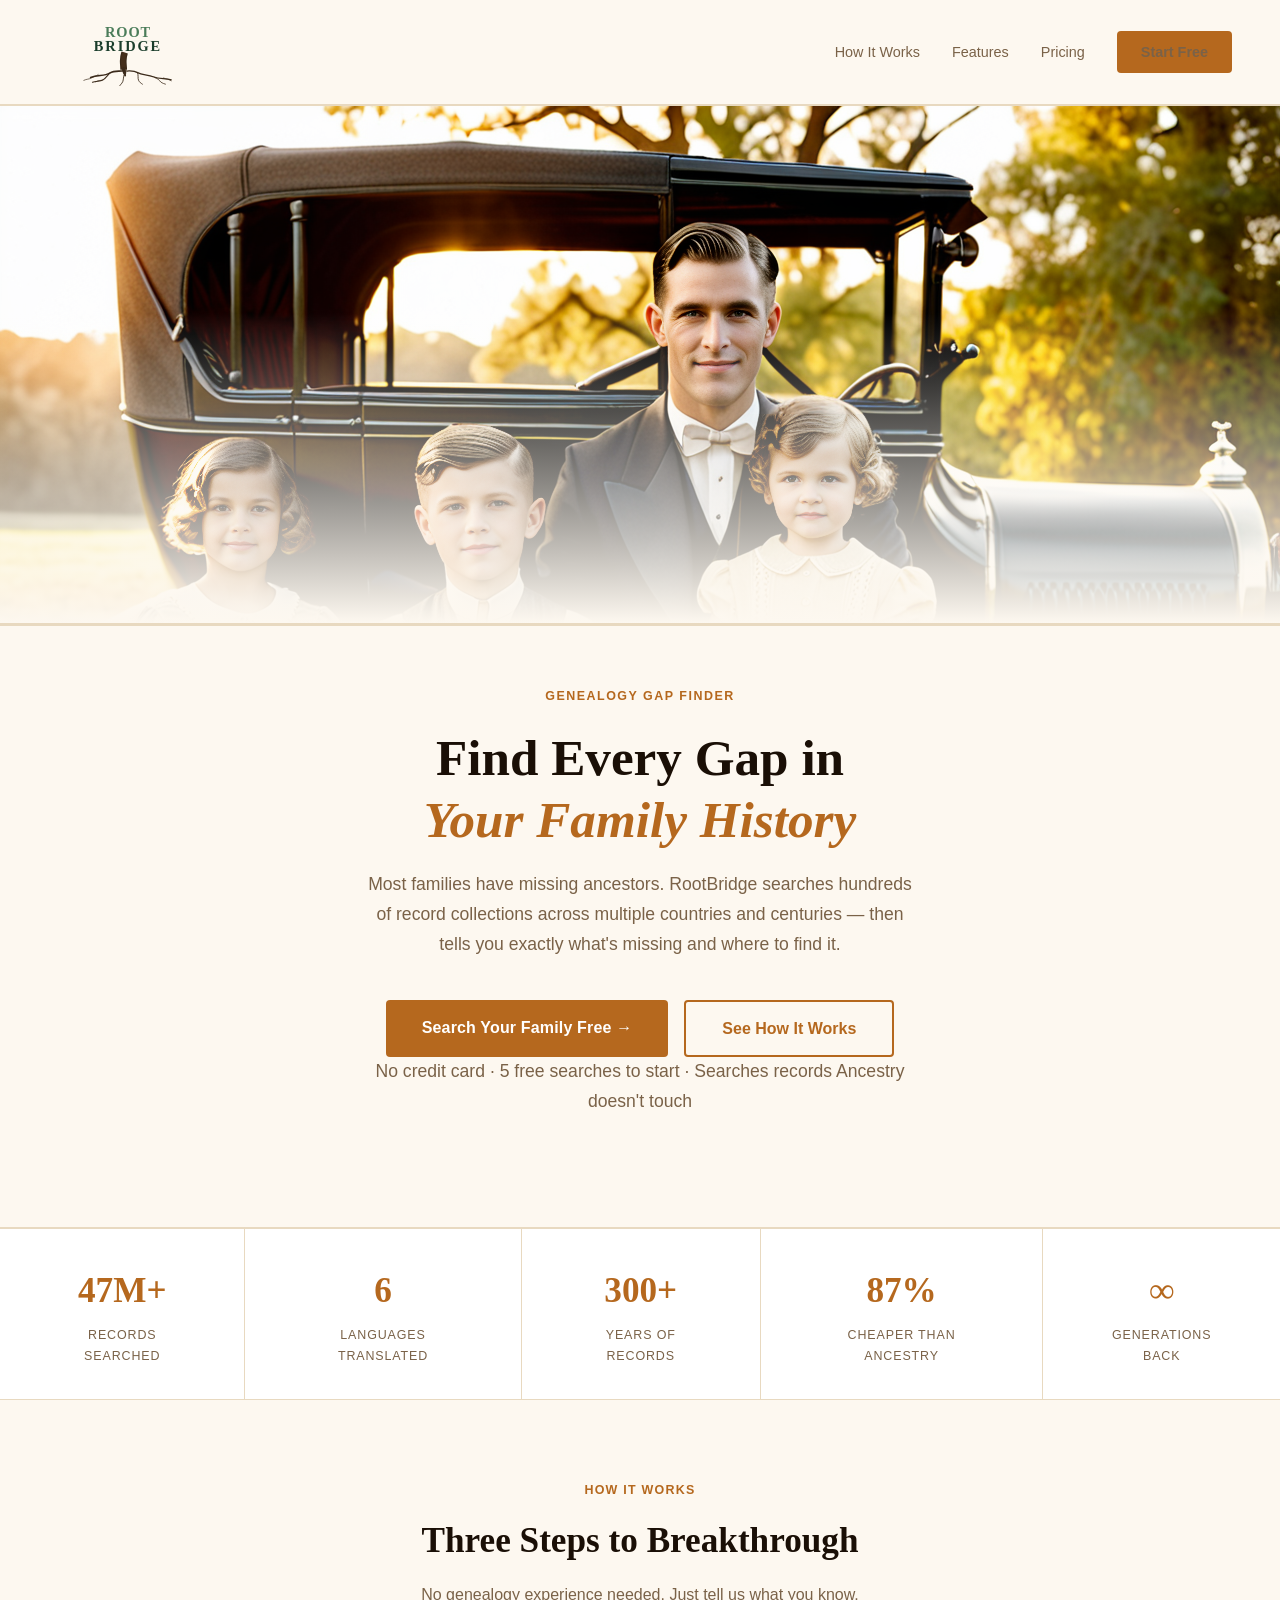
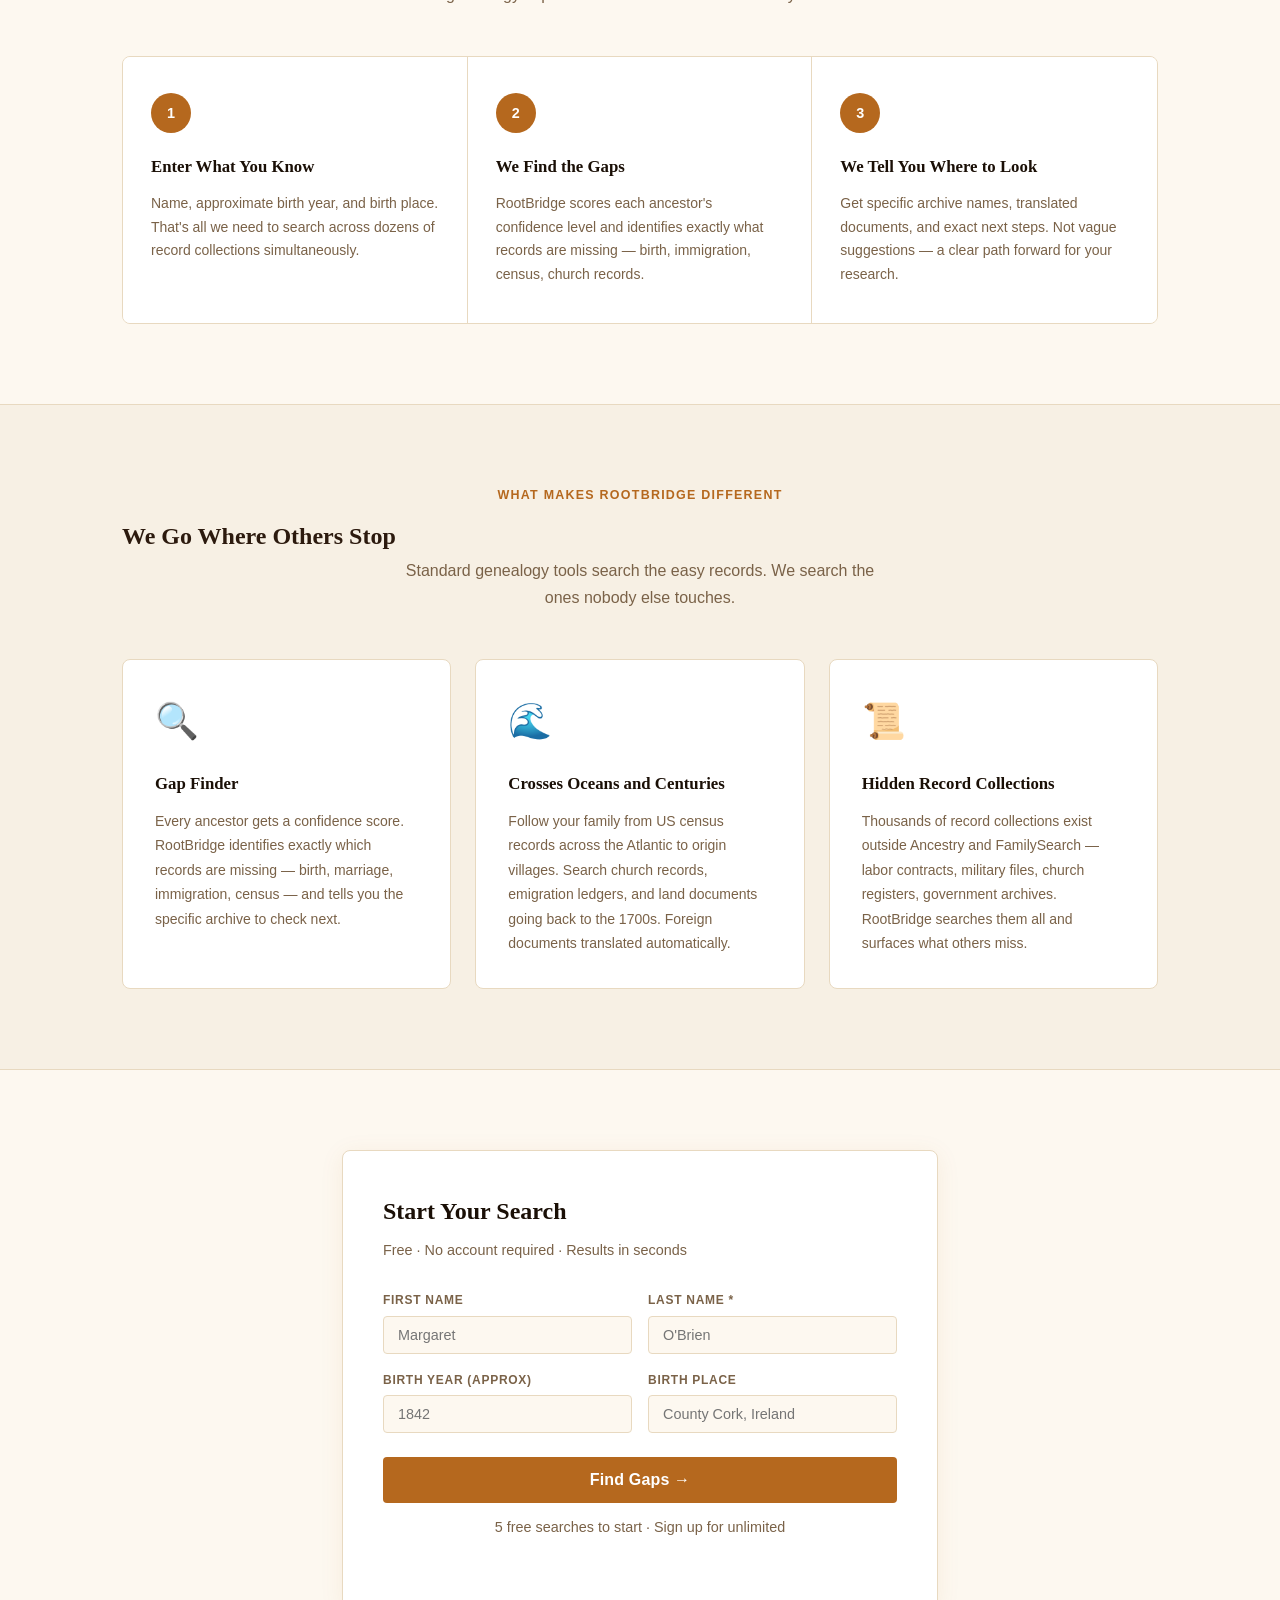
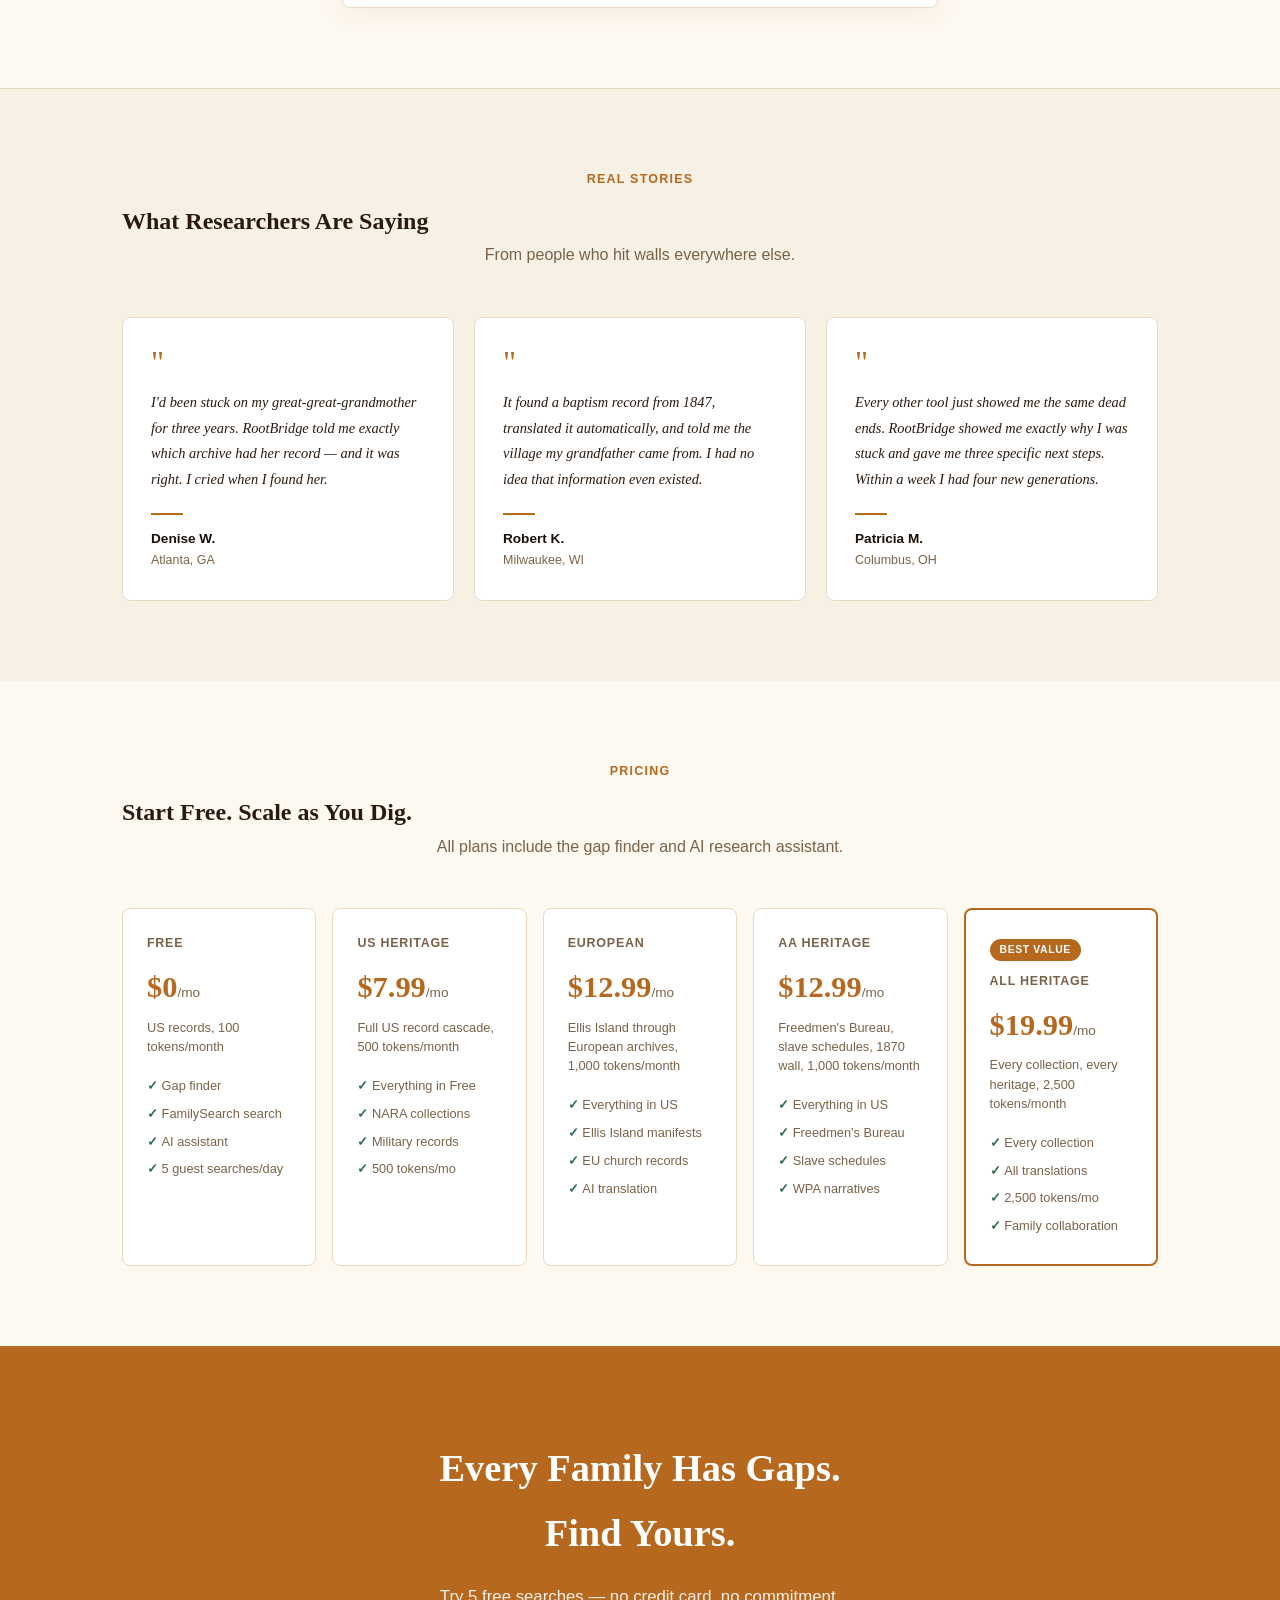
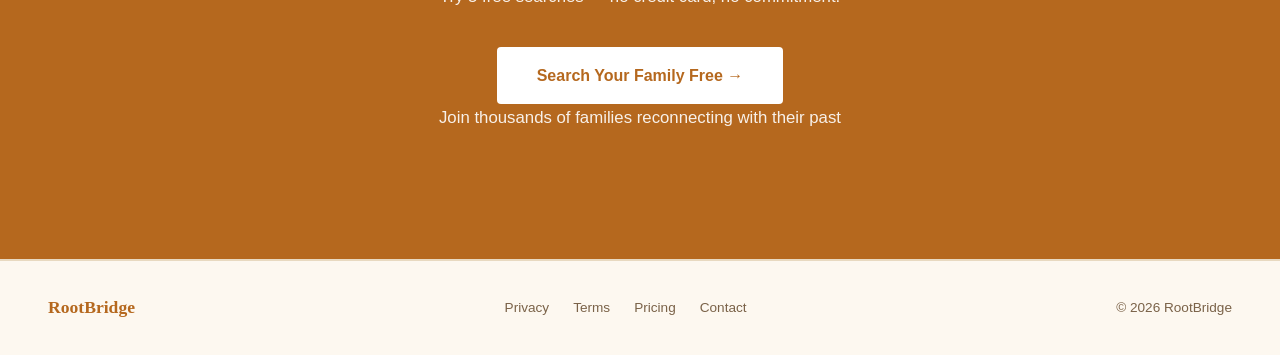
<file: static/preview_b.html>
<!DOCTYPE html>
<html lang="en">
<head>
<meta charset="UTF-8">
<meta name="viewport" content="width=device-width, initial-scale=1.0">
<title>RootBridge — Option B: Warm Heritage</title>
<style>
*,*::before,*::after{box-sizing:border-box;margin:0;padding:0}
:root{
  --bg:#fdf8f0;
  --bg2:#f7f0e4;
  --surface:#fff;
  --card:#fffdf8;
  --border:#e8d9c0;
  --text:#2c1a0e;
  --muted:#7a6248;
  --amber:#b5681e;
  --amber-light:#d4832e;
  --amber-pale:#fef3e2;
  --green:#2d6a4f;
  --ink:#1a0f06;
}
body{background:var(--bg);color:var(--text);font-family:Georgia,'Times New Roman',serif;line-height:1.7;overflow-x:hidden}

/* NAV */
nav{display:flex;align-items:center;justify-content:space-between;padding:16px 48px;border-bottom:2px solid var(--border);position:sticky;top:0;background:rgba(253,248,240,.97);backdrop-filter:blur(8px);z-index:100}
.logo{display:flex;align-items:center;text-decoration:none}
.logo svg{flex-shrink:0}
.nav-links{display:flex;align-items:center;gap:32px}
.nav-links a{color:var(--muted);text-decoration:none;font-size:.9rem;font-family:'Segoe UI',sans-serif;transition:color .2s}
.nav-links a:hover{color:var(--amber)}
.btn-nav{background:var(--amber);color:#fff;padding:9px 24px;border-radius:4px;font-weight:600;font-size:.85rem;text-decoration:none;font-family:'Segoe UI',sans-serif;transition:background .2s}
.btn-nav:hover{background:var(--amber-light)}

/* HERO IMAGE */
.hero-image-wrap{position:relative;width:100%;max-height:520px;overflow:hidden;border-bottom:3px solid var(--border)}
.hero-image-wrap img{width:100%;max-height:520px;object-fit:cover;object-position:center top;display:block}
.hero-image-wrap::after{content:'';position:absolute;inset:0;background:linear-gradient(180deg,rgba(253,248,240,0) 40%,rgba(253,248,240,1) 100%)}

/* HERO */
.hero{text-align:center;padding:60px 20px 70px;background:var(--bg);border-bottom:1px solid var(--border);position:relative}
.hero-eyebrow{font-family:'Segoe UI',sans-serif;font-size:.78rem;font-weight:700;color:var(--amber);text-transform:uppercase;letter-spacing:.12em;margin-bottom:20px}
.hero h1{font-size:3.2rem;font-weight:700;line-height:1.2;margin-bottom:20px;max-width:700px;margin-left:auto;margin-right:auto;color:var(--ink)}
.hero h1 em{font-style:italic;color:var(--amber)}
.hero p{font-size:1.1rem;color:var(--muted);max-width:560px;margin:0 auto 40px;font-family:'Segoe UI',sans-serif;line-height:1.7}
.hero-btns{display:flex;gap:16px;justify-content:center;flex-wrap:wrap}
.btn-primary{background:var(--amber);color:#fff;padding:14px 36px;border-radius:4px;font-weight:700;font-size:1rem;text-decoration:none;border:none;cursor:pointer;font-family:'Segoe UI',sans-serif;transition:background .2s;letter-spacing:.01em}
.btn-primary:hover{background:var(--amber-light)}
.btn-ghost{background:transparent;color:var(--amber);border:2px solid var(--amber);padding:13px 36px;border-radius:4px;font-weight:600;font-size:1rem;text-decoration:none;font-family:'Segoe UI',sans-serif;transition:all .2s}
.btn-ghost:hover{background:var(--amber-pale)}
.hero-note{margin-top:16px;font-size:.82rem;color:var(--muted);font-family:'Segoe UI',sans-serif}

/* DIVIDER */
.divider{text-align:center;padding:8px;color:var(--border);font-size:1.4rem;letter-spacing:8px}

/* STATS */
.stats{display:flex;justify-content:center;gap:0;background:var(--surface);border-top:1px solid var(--border);border-bottom:1px solid var(--border)}
.stat{text-align:center;padding:32px 48px;border-right:1px solid var(--border)}
.stat:last-child{border-right:none}
.stat-num{font-size:2.2rem;font-weight:700;color:var(--amber);font-family:Georgia,serif}
.stat-label{font-size:.78rem;color:var(--muted);text-transform:uppercase;letter-spacing:.07em;font-family:'Segoe UI',sans-serif;margin-top:4px}

/* HOW IT WORKS */
.section{max-width:1100px;margin:0 auto;padding:80px 32px}
.section-eyebrow{font-family:'Segoe UI',sans-serif;font-size:.78rem;font-weight:700;color:var(--amber);text-transform:uppercase;letter-spacing:.1em;margin-bottom:10px;text-align:center}
.section h2{font-size:2.2rem;font-weight:700;margin-bottom:10px;text-align:center;color:var(--ink)}
.section-sub{color:var(--muted);font-size:1rem;margin-bottom:48px;max-width:500px;text-align:center;margin-left:auto;margin-right:auto;font-family:'Segoe UI',sans-serif}
.steps{display:grid;grid-template-columns:repeat(3,1fr);gap:0;border:1px solid var(--border);border-radius:8px;overflow:hidden}
.step{background:var(--surface);padding:36px 28px;border-right:1px solid var(--border)}
.step:last-child{border-right:none}
.step-num{width:40px;height:40px;background:var(--amber);color:#fff;border-radius:50%;display:flex;align-items:center;justify-content:center;font-weight:700;font-family:'Segoe UI',sans-serif;margin-bottom:20px;font-size:.9rem}
.step h3{font-size:1.05rem;font-weight:700;margin-bottom:10px;color:var(--ink)}
.step p{font-size:.875rem;color:var(--muted);font-family:'Segoe UI',sans-serif;line-height:1.7}

/* HERITAGE */
.heritage{background:var(--bg2);border-top:1px solid var(--border);border-bottom:1px solid var(--border);padding:80px 0}
.heritage-inner{max-width:1100px;margin:0 auto;padding:0 32px}
.heritage-grid{display:grid;grid-template-columns:repeat(3,1fr);gap:24px;margin-top:48px}
.h-card{background:var(--surface);border:1px solid var(--border);border-radius:8px;padding:32px;transition:box-shadow .2s,transform .2s}
.h-card:hover{box-shadow:0 8px 32px rgba(181,104,30,.12);transform:translateY(-3px)}
.h-icon{font-size:2.2rem;margin-bottom:18px}
.h-card h3{font-size:1.05rem;font-weight:700;margin-bottom:10px;color:var(--ink)}
.h-card p{font-size:.875rem;color:var(--muted);line-height:1.75;font-family:'Segoe UI',sans-serif}
.h-tag{display:inline-block;background:var(--amber-pale);color:var(--amber);font-size:.72rem;font-weight:700;padding:3px 10px;border-radius:99px;margin-top:14px;font-family:'Segoe UI',sans-serif;letter-spacing:.04em}

/* SEARCH BOX */
.search-section{max-width:660px;margin:0 auto;padding:80px 32px}
.search-box{background:var(--surface);border:1px solid var(--border);border-radius:8px;padding:40px;box-shadow:0 4px 24px rgba(181,104,30,.08)}
.search-box h2{font-size:1.5rem;font-weight:700;margin-bottom:6px;color:var(--ink)}
.search-box p{color:var(--muted);font-size:.9rem;margin-bottom:28px;font-family:'Segoe UI',sans-serif}
.form-row{display:grid;grid-template-columns:1fr 1fr;gap:16px;margin-bottom:16px}
label{font-size:.75rem;color:var(--muted);display:block;margin-bottom:5px;text-transform:uppercase;letter-spacing:.06em;font-family:'Segoe UI',sans-serif;font-weight:600}
input{width:100%;background:var(--bg);border:1px solid var(--border);border-radius:4px;padding:10px 14px;color:var(--text);font-size:.9rem;font-family:'Segoe UI',sans-serif;transition:border-color .2s}
input:focus{outline:none;border-color:var(--amber)}
.search-btn{width:100%;background:var(--amber);color:#fff;border:none;padding:14px;border-radius:4px;font-weight:700;font-size:1rem;cursor:pointer;margin-top:8px;font-family:'Segoe UI',sans-serif;transition:background .2s;letter-spacing:.01em}
.search-btn:hover{background:var(--amber-light)}
.search-note{text-align:center;font-size:.78rem;color:var(--muted);margin-top:12px;font-family:'Segoe UI',sans-serif}

/* TESTIMONIALS */
.testimonials{background:var(--bg2);border-top:1px solid var(--border);padding:80px 0}
.testimonials-inner{max-width:1100px;margin:0 auto;padding:0 32px}
.t-grid{display:grid;grid-template-columns:repeat(3,1fr);gap:20px;margin-top:48px}
.t-card{background:var(--surface);border:1px solid var(--border);border-radius:8px;padding:28px}
.t-quote{font-size:2rem;color:var(--amber);line-height:1;margin-bottom:12px;font-family:Georgia,serif}
.t-text{font-size:.9rem;color:var(--text);line-height:1.8;margin-bottom:20px;font-style:italic}
.t-line{width:32px;height:2px;background:var(--amber);margin-bottom:12px}
.t-author{font-size:.85rem;font-weight:700;color:var(--ink);font-family:'Segoe UI',sans-serif}
.t-origin{font-size:.78rem;color:var(--muted);font-family:'Segoe UI',sans-serif}

/* PRICING */
.pricing-section{padding:80px 0}
.pricing-inner{max-width:1100px;margin:0 auto;padding:0 32px}
.pricing-grid{display:grid;grid-template-columns:repeat(auto-fit,minmax(180px,1fr));gap:16px;margin-top:48px}
.p-card{background:var(--surface);border:1px solid var(--border);border-radius:8px;padding:24px;transition:box-shadow .2s}
.p-card:hover{box-shadow:0 4px 20px rgba(181,104,30,.1)}
.p-card.featured{border-color:var(--amber);border-width:2px}
.p-badge{display:inline-block;background:var(--amber);color:#fff;font-size:.65rem;font-weight:700;padding:2px 10px;border-radius:99px;margin-bottom:10px;font-family:'Segoe UI',sans-serif;letter-spacing:.06em}
.p-tier{font-size:.78rem;color:var(--muted);text-transform:uppercase;letter-spacing:.06em;margin-bottom:8px;font-family:'Segoe UI',sans-serif;font-weight:600}
.p-price{font-size:1.9rem;font-weight:700;color:var(--amber);margin-bottom:4px;font-family:Georgia,serif}
.p-price span{font-size:.85rem;color:var(--muted);font-weight:400;font-family:'Segoe UI',sans-serif}
.p-desc{font-size:.8rem;color:var(--muted);margin-bottom:16px;min-height:36px;font-family:'Segoe UI',sans-serif;line-height:1.5}
.p-features{list-style:none}
.p-features li{font-size:.8rem;color:var(--muted);padding:3px 0;font-family:'Segoe UI',sans-serif}
.p-features li::before{content:'✓ ';color:var(--green);font-weight:700}

/* CTA */
.cta-section{text-align:center;padding:90px 20px;background:var(--amber);color:#fff}
.cta-section h2{font-size:2.4rem;font-weight:700;margin-bottom:16px;font-family:Georgia,serif}
.cta-section p{font-size:1.05rem;max-width:500px;margin:0 auto 36px;opacity:.9;font-family:'Segoe UI',sans-serif}
.btn-cta{background:#fff;color:var(--amber);padding:15px 40px;border-radius:4px;font-weight:700;font-size:1rem;text-decoration:none;font-family:'Segoe UI',sans-serif;transition:opacity .2s;display:inline-block}
.btn-cta:hover{opacity:.9}
.cta-note{margin-top:14px;font-size:.82rem;opacity:.8;font-family:'Segoe UI',sans-serif}

/* FOOTER */
footer{border-top:2px solid var(--border);padding:32px 48px;display:flex;justify-content:space-between;align-items:center;color:var(--muted);font-size:.85rem;font-family:'Segoe UI',sans-serif;background:var(--bg)}
.footer-logo{color:var(--amber);font-weight:700;font-size:1.1rem;font-family:Georgia,serif}
.footer-links{display:flex;gap:24px}
.footer-links a{color:var(--muted);text-decoration:none}
.footer-links a:hover{color:var(--amber)}

@media(max-width:768px){
  .hero h1{font-size:2.2rem}
  .steps,.heritage-grid,.t-grid{grid-template-columns:1fr}
  .steps{border:none;gap:16px}
  .step{border:1px solid var(--border);border-radius:8px;border-right:1px solid var(--border)!important}
  .stats{flex-wrap:wrap}
  .stat{border-right:none;border-bottom:1px solid var(--border);padding:24px}
  nav{padding:16px 20px}
}
</style>
</head>
<body>

<nav>
  <a href="#" class="logo">
    <svg width="160" height="72" viewBox="0 0 280 150" xmlns="http://www.w3.org/2000/svg">
      <text x="140" y="44" text-anchor="middle" font-family="Georgia,serif" font-size="30" font-weight="700" fill="#4a7c59" letter-spacing="2">ROOT</text>
      <text x="140" y="72" text-anchor="middle" font-family="Georgia,serif" font-size="30" font-weight="700" fill="#1a3d2b" letter-spacing="4">BRIDGE</text>
      <line x1="80" y1="52" x2="200" y2="52" stroke="#4a7c59" stroke-width=".6" opacity=".3"/>
      <path d="M133,76 C131,82 130,88 130,94 C130,100 131,106 131,112" stroke="#3b2a1a" stroke-width="14" fill="none" stroke-linecap="butt"/>
      <path d="M133,76 C131,82 130,88 130,94 C130,100 131,106 131,112" stroke="#5a3a22" stroke-width="9" fill="none" stroke-linecap="butt" opacity=".35"/>
      <path d="M131,110 C131,113 132,116 133,118" stroke="#3b2a1a" stroke-width="7" fill="none" stroke-linecap="round"/>
      <path d="M133,118 C133,120 134,122 134,124" stroke="#3b2a1a" stroke-width="4" fill="none" stroke-linecap="round"/>
      <path d="M131,114 C122,116 112,113 102,119 C90,126 78,122 62,128" stroke="#3b2a1a" stroke-width="3.2" fill="none" stroke-linecap="round"/>
      <path d="M102,119 C97,124 94,129 88,133 C82,137 74,135 66,138" stroke="#3b2a1a" stroke-width="2.2" fill="none" stroke-linecap="round"/>
      <path d="M88,133 C83,135 78,134 73,137" stroke="#3b2a1a" stroke-width="1.5" fill="none" stroke-linecap="round"/>
      <path d="M78,122 C74,126 70,125 64,129 C59,132 54,131 48,134" stroke="#3b2a1a" stroke-width="1.4" fill="none" stroke-linecap="round"/>
      <path d="M132,114 C140,116 150,112 160,118 C170,124 180,121 194,127 C206,132 218,129 230,133" stroke="#3b2a1a" stroke-width="2.6" fill="none" stroke-linecap="round"/>
      <path d="M160,118 C162,124 160,129 162,134 C164,138 167,140 170,142" stroke="#3b2a1a" stroke-width="1.8" fill="none" stroke-linecap="round"/>
      <path d="M194,127 C198,131 202,129 206,135 C209,139 212,140 218,142" stroke="#3b2a1a" stroke-width="1.6" fill="none" stroke-linecap="round"/>
      <path d="M214,129 C220,132 224,131 230,135" stroke="#3b2a1a" stroke-width="1.2" fill="none" stroke-linecap="round"/>
      <path d="M132,122 C130,127 131,132 129,137 C127,141 125,142 123,145" stroke="#3b2a1a" stroke-width="1.8" fill="none" stroke-linecap="round"/>
    </svg>
  </a>
  <div class="nav-links">
    <a href="#how">How It Works</a>
    <a href="#features">Features</a>
    <a href="/pricing">Pricing</a>
    <a href="/app" class="btn-nav">Start Free</a>
  </div>
</nav>

<div class="hero-image-wrap">
  <img src="/static/hero.jpg" alt="Family across generations — from past to present">
</div>

<section class="hero">
  <div class="hero-eyebrow">Genealogy Gap Finder</div>
  <h1>Find Every Gap in<br><em>Your Family History</em></h1>
  <p>Most families have missing ancestors. RootBridge searches hundreds of record collections across multiple countries and centuries — then tells you exactly what's missing and where to find it.</p>
  <div class="hero-btns">
    <a href="#search" class="btn-primary">Search Your Family Free →</a>
    <a href="#how" class="btn-ghost">See How It Works</a>
  </div>

  <p class="hero-note">No credit card · 5 free searches to start · Searches records Ancestry doesn't touch</p>
</section>

<div class="stats">
  <div class="stat"><div class="stat-num">47M+</div><div class="stat-label">Records Searched</div></div>
  <div class="stat"><div class="stat-num">6</div><div class="stat-label">Languages Translated</div></div>
  <div class="stat"><div class="stat-num">300+</div><div class="stat-label">Years of Records</div></div>
  <div class="stat"><div class="stat-num">87%</div><div class="stat-label">Cheaper Than Ancestry</div></div>
  <div class="stat"><div class="stat-num">∞</div><div class="stat-label">Generations Back</div></div>
</div>

<section class="section" id="how">
  <div class="section-eyebrow">How It Works</div>
  <h2>Three Steps to Breakthrough</h2>
  <p class="section-sub">No genealogy experience needed. Just tell us what you know.</p>
  <div class="steps">
    <div class="step">
      <div class="step-num">1</div>
      <h3>Enter What You Know</h3>
      <p>Name, approximate birth year, and birth place. That's all we need to search across dozens of record collections simultaneously.</p>
    </div>
    <div class="step">
      <div class="step-num">2</div>
      <h3>We Find the Gaps</h3>
      <p>RootBridge scores each ancestor's confidence level and identifies exactly what records are missing — birth, immigration, census, church records.</p>
    </div>
    <div class="step">
      <div class="step-num">3</div>
      <h3>We Tell You Where to Look</h3>
      <p>Get specific archive names, translated documents, and exact next steps. Not vague suggestions — a clear path forward for your research.</p>
    </div>
  </div>
</section>

<div class="heritage" id="features">
  <div class="heritage-inner">
    <div class="section-eyebrow">What Makes RootBridge Different</div>
    <h2>We Go Where Others Stop</h2>
    <p class="section-sub">Standard genealogy tools search the easy records. We search the ones nobody else touches.</p>
    <div class="heritage-grid">
      <div class="h-card">
        <div class="h-icon">🔍</div>
        <h3>Gap Finder</h3>
        <p>Every ancestor gets a confidence score. RootBridge identifies exactly which records are missing — birth, marriage, immigration, census — and tells you the specific archive to check next.</p>
      </div>
      <div class="h-card">
        <div class="h-icon">🌊</div>
        <h3>Crosses Oceans and Centuries</h3>
        <p>Follow your family from US census records across the Atlantic to origin villages. Search church records, emigration ledgers, and land documents going back to the 1700s. Foreign documents translated automatically.</p>
      </div>
      <div class="h-card">
        <div class="h-icon">📜</div>
        <h3>Hidden Record Collections</h3>
        <p>Thousands of record collections exist outside Ancestry and FamilySearch — labor contracts, military files, church registers, government archives. RootBridge searches them all and surfaces what others miss.</p>
      </div>
    </div>
  </div>
</div>

<section class="search-section" id="search">
  <div class="search-box">
    <h2>Start Your Search</h2>
    <p>Free · No account required · Results in seconds</p>
    <div class="form-row">
      <div><label>First Name</label><input id="firstName" type="text" placeholder="Margaret"></div>
      <div><label>Last Name *</label><input id="lastName" type="text" placeholder="O'Brien"></div>
    </div>
    <div class="form-row">
      <div><label>Birth Year (approx)</label><input id="birthYear" type="number" placeholder="1842"></div>
      <div><label>Birth Place</label><input id="birthPlace" type="text" placeholder="County Cork, Ireland"></div>
    </div>
    <button class="search-btn" onclick="guestSearch()">Find Gaps →</button>
    <p class="search-note">5 free searches to start · Sign up for unlimited</p>
  </div>
</section>

<div class="testimonials">
  <div class="testimonials-inner">
    <div class="section-eyebrow">Real Stories</div>
    <h2>What Researchers Are Saying</h2>
    <p class="section-sub">From people who hit walls everywhere else.</p>
    <div class="t-grid">
      <div class="t-card">
        <div class="t-quote">"</div>
        <p class="t-text">I'd been stuck on my great-great-grandmother for three years. RootBridge told me exactly which archive had her record — and it was right. I cried when I found her.</p>
        <div class="t-line"></div>
        <div class="t-author">Denise W.</div>
        <div class="t-origin">Atlanta, GA</div>
      </div>
      <div class="t-card">
        <div class="t-quote">"</div>
        <p class="t-text">It found a baptism record from 1847, translated it automatically, and told me the village my grandfather came from. I had no idea that information even existed.</p>
        <div class="t-line"></div>
        <div class="t-author">Robert K.</div>
        <div class="t-origin">Milwaukee, WI</div>
      </div>
      <div class="t-card">
        <div class="t-quote">"</div>
        <p class="t-text">Every other tool just showed me the same dead ends. RootBridge showed me exactly why I was stuck and gave me three specific next steps. Within a week I had four new generations.</p>
        <div class="t-line"></div>
        <div class="t-author">Patricia M.</div>
        <div class="t-origin">Columbus, OH</div>
      </div>
    </div>
  </div>
</div>

<section class="pricing-section">
  <div class="pricing-inner">
    <div class="section-eyebrow">Pricing</div>
    <h2>Start Free. Scale as You Dig.</h2>
    <p class="section-sub">All plans include the gap finder and AI research assistant.</p>
    <div class="pricing-grid">
      <div class="p-card">
        <div class="p-tier">Free</div>
        <div class="p-price">$0<span>/mo</span></div>
        <div class="p-desc">US records, 100 tokens/month</div>
        <ul class="p-features">
          <li>Gap finder</li>
          <li>FamilySearch search</li>
          <li>AI assistant</li>
          <li>5 guest searches/day</li>
        </ul>
      </div>
      <div class="p-card">
        <div class="p-tier">US Heritage</div>
        <div class="p-price">$7.99<span>/mo</span></div>
        <div class="p-desc">Full US record cascade, 500 tokens/month</div>
        <ul class="p-features">
          <li>Everything in Free</li>
          <li>NARA collections</li>
          <li>Military records</li>
          <li>500 tokens/mo</li>
        </ul>
      </div>
      <div class="p-card">
        <div class="p-tier">European</div>
        <div class="p-price">$12.99<span>/mo</span></div>
        <div class="p-desc">Ellis Island through European archives, 1,000 tokens/month</div>
        <ul class="p-features">
          <li>Everything in US</li>
          <li>Ellis Island manifests</li>
          <li>EU church records</li>
          <li>AI translation</li>
        </ul>
      </div>
      <div class="p-card">
        <div class="p-tier">AA Heritage</div>
        <div class="p-price">$12.99<span>/mo</span></div>
        <div class="p-desc">Freedmen's Bureau, slave schedules, 1870 wall, 1,000 tokens/month</div>
        <ul class="p-features">
          <li>Everything in US</li>
          <li>Freedmen's Bureau</li>
          <li>Slave schedules</li>
          <li>WPA narratives</li>
        </ul>
      </div>
      <div class="p-card featured">
        <div class="p-badge">BEST VALUE</div>
        <div class="p-tier">All Heritage</div>
        <div class="p-price">$19.99<span>/mo</span></div>
        <div class="p-desc">Every collection, every heritage, 2,500 tokens/month</div>
        <ul class="p-features">
          <li>Every collection</li>
          <li>All translations</li>
          <li>2,500 tokens/mo</li>
          <li>Family collaboration</li>
        </ul>
      </div>
    </div>
  </div>
</section>

<section class="cta-section">
  <h2>Every Family Has Gaps.<br>Find Yours.</h2>
  <p>Try 5 free searches — no credit card, no commitment.</p>
  <a href="#search" class="btn-cta">Search Your Family Free →</a>
  <p class="cta-note">Join thousands of families reconnecting with their past</p>
</section>

<script>
function guestSearch() {
  const last = document.getElementById('lastName').value.trim();
  if (!last) { alert('Last name is required to search.'); return; }
  const params = new URLSearchParams({
    first: document.getElementById('firstName').value.trim(),
    last,
    birth_year: document.getElementById('birthYear').value.trim(),
    birth_place: document.getElementById('birthPlace').value.trim(),
  });
  window.location.href = '/app?' + params.toString();
}

// capture ?ref= for referral tracking
(function() {
  const ref = new URLSearchParams(window.location.search).get('ref');
  if (ref) sessionStorage.setItem('ref', ref);
})();
</script>

<footer>
  <div class="footer-logo">RootBridge</div>
  <div class="footer-links">
    <a href="#">Privacy</a>
    <a href="#">Terms</a>
    <a href="#">Pricing</a>
    <a href="#">Contact</a>
  </div>
  <div>© 2026 RootBridge</div>
</footer>

</body>
</html>
</file>
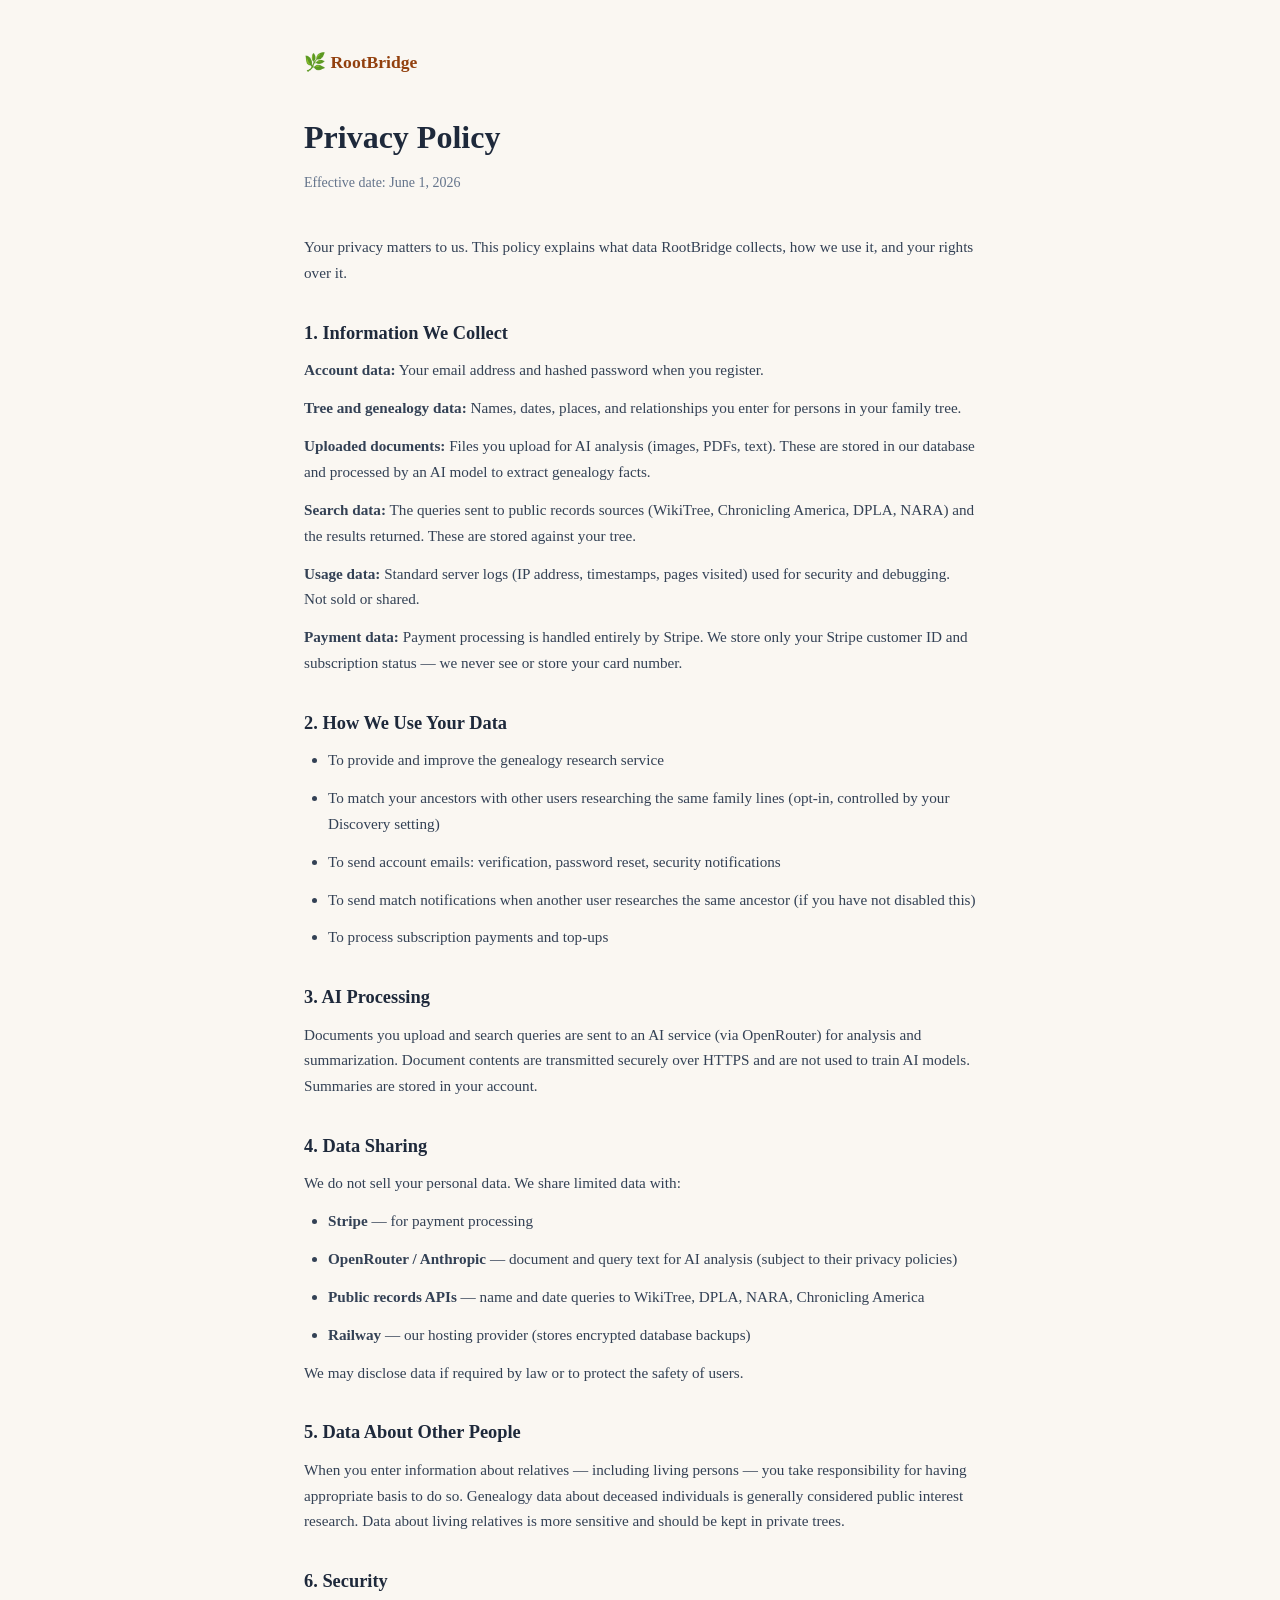
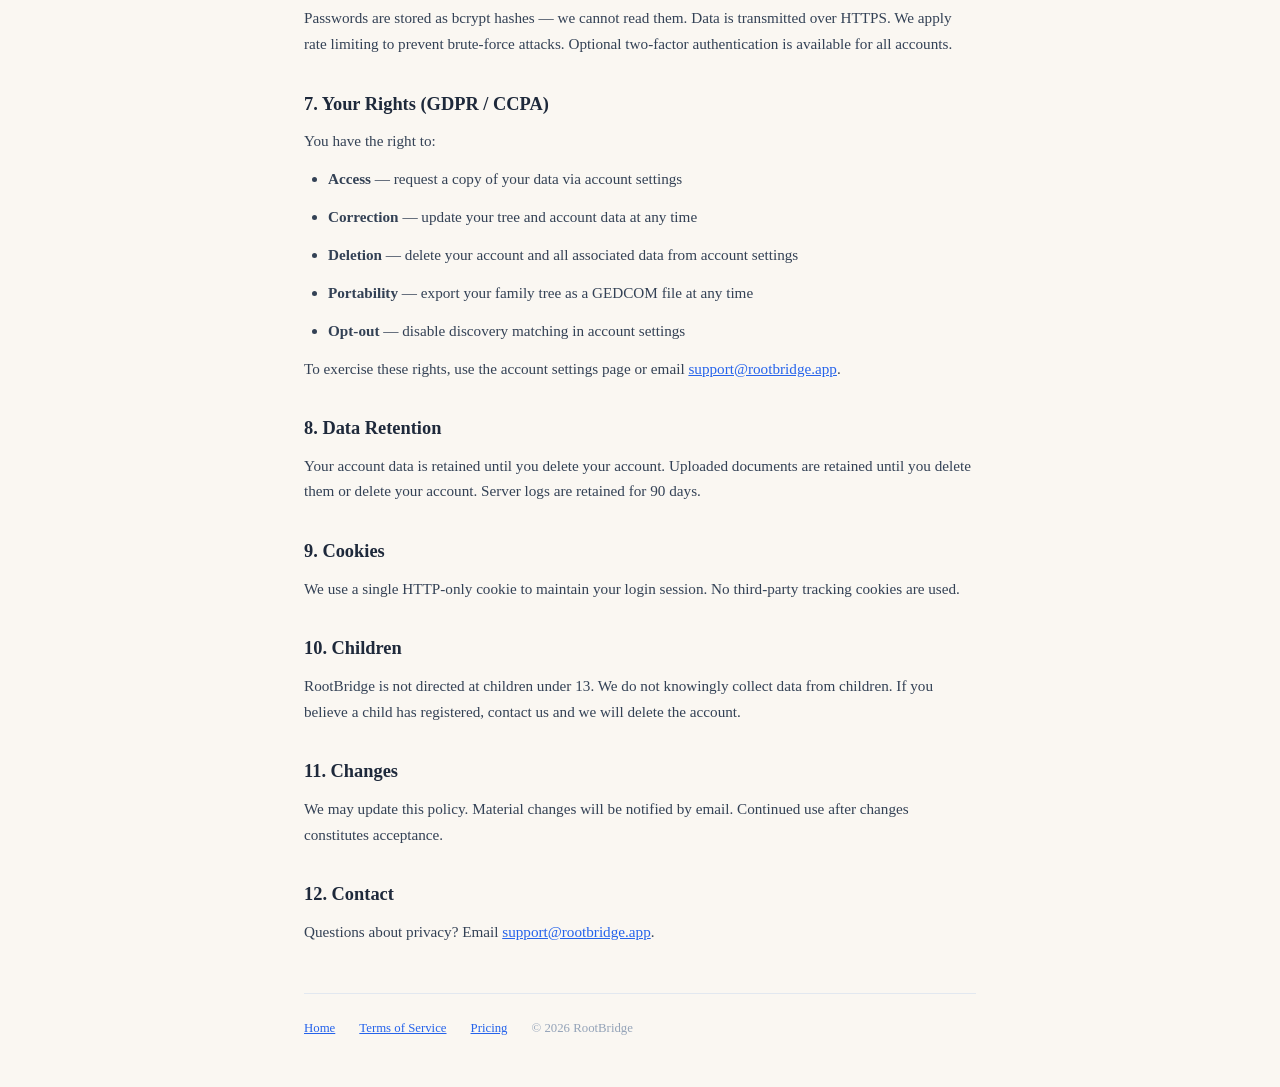
<file: static/privacy.html>
<!DOCTYPE html>
<html lang="en">
<head>
<meta charset="UTF-8">
<meta name="viewport" content="width=device-width, initial-scale=1.0">
<title>Privacy Policy — RootBridge</title>
<style>
  *{box-sizing:border-box;margin:0;padding:0}
  body{font-family:'Georgia',serif;background:#faf7f2;color:#1e293b;line-height:1.7}
  .page{max-width:720px;margin:0 auto;padding:3rem 1.5rem}
  .brand{color:#92400e;font-size:1.1rem;font-weight:700;text-decoration:none;display:block;margin-bottom:2rem}
  h1{font-size:2rem;color:#1e293b;margin-bottom:.4rem}
  .date{color:#64748b;font-size:.875rem;margin-bottom:2.5rem}
  h2{font-size:1.15rem;color:#1e293b;margin:2rem 0 .5rem}
  p,li{font-size:.95rem;color:#334155;margin-bottom:.75rem}
  ul{padding-left:1.5rem;margin-bottom:.75rem}
  a{color:#2563eb}
  footer{margin-top:3rem;padding-top:1.5rem;border-top:1px solid #e2e8f0;
         font-size:.8rem;color:#94a3b8;display:flex;gap:1.5rem;flex-wrap:wrap}
</style>
</head>
<body>
<div class="page">
  <a href="/" class="brand">🌿 RootBridge</a>
  <h1>Privacy Policy</h1>
  <div class="date">Effective date: June 1, 2026</div>

  <p>Your privacy matters to us. This policy explains what data RootBridge collects, how we use it, and your rights over it.</p>

  <h2>1. Information We Collect</h2>
  <p><strong>Account data:</strong> Your email address and hashed password when you register.</p>
  <p><strong>Tree and genealogy data:</strong> Names, dates, places, and relationships you enter for persons in your family tree.</p>
  <p><strong>Uploaded documents:</strong> Files you upload for AI analysis (images, PDFs, text). These are stored in our database and processed by an AI model to extract genealogy facts.</p>
  <p><strong>Search data:</strong> The queries sent to public records sources (WikiTree, Chronicling America, DPLA, NARA) and the results returned. These are stored against your tree.</p>
  <p><strong>Usage data:</strong> Standard server logs (IP address, timestamps, pages visited) used for security and debugging. Not sold or shared.</p>
  <p><strong>Payment data:</strong> Payment processing is handled entirely by Stripe. We store only your Stripe customer ID and subscription status — we never see or store your card number.</p>

  <h2>2. How We Use Your Data</h2>
  <ul>
    <li>To provide and improve the genealogy research service</li>
    <li>To match your ancestors with other users researching the same family lines (opt-in, controlled by your Discovery setting)</li>
    <li>To send account emails: verification, password reset, security notifications</li>
    <li>To send match notifications when another user researches the same ancestor (if you have not disabled this)</li>
    <li>To process subscription payments and top-ups</li>
  </ul>

  <h2>3. AI Processing</h2>
  <p>Documents you upload and search queries are sent to an AI service (via OpenRouter) for analysis and summarization. Document contents are transmitted securely over HTTPS and are not used to train AI models. Summaries are stored in your account.</p>

  <h2>4. Data Sharing</h2>
  <p>We do not sell your personal data. We share limited data with:</p>
  <ul>
    <li><strong>Stripe</strong> — for payment processing</li>
    <li><strong>OpenRouter / Anthropic</strong> — document and query text for AI analysis (subject to their privacy policies)</li>
    <li><strong>Public records APIs</strong> — name and date queries to WikiTree, DPLA, NARA, Chronicling America</li>
    <li><strong>Railway</strong> — our hosting provider (stores encrypted database backups)</li>
  </ul>
  <p>We may disclose data if required by law or to protect the safety of users.</p>

  <h2>5. Data About Other People</h2>
  <p>When you enter information about relatives — including living persons — you take responsibility for having appropriate basis to do so. Genealogy data about deceased individuals is generally considered public interest research. Data about living relatives is more sensitive and should be kept in private trees.</p>

  <h2>6. Security</h2>
  <p>Passwords are stored as bcrypt hashes — we cannot read them. Data is transmitted over HTTPS. We apply rate limiting to prevent brute-force attacks. Optional two-factor authentication is available for all accounts.</p>

  <h2>7. Your Rights (GDPR / CCPA)</h2>
  <p>You have the right to:</p>
  <ul>
    <li><strong>Access</strong> — request a copy of your data via account settings</li>
    <li><strong>Correction</strong> — update your tree and account data at any time</li>
    <li><strong>Deletion</strong> — delete your account and all associated data from account settings</li>
    <li><strong>Portability</strong> — export your family tree as a GEDCOM file at any time</li>
    <li><strong>Opt-out</strong> — disable discovery matching in account settings</li>
  </ul>
  <p>To exercise these rights, use the account settings page or email <a href="mailto:support@rootbridge.app">support@rootbridge.app</a>.</p>

  <h2>8. Data Retention</h2>
  <p>Your account data is retained until you delete your account. Uploaded documents are retained until you delete them or delete your account. Server logs are retained for 90 days.</p>

  <h2>9. Cookies</h2>
  <p>We use a single HTTP-only cookie to maintain your login session. No third-party tracking cookies are used.</p>

  <h2>10. Children</h2>
  <p>RootBridge is not directed at children under 13. We do not knowingly collect data from children. If you believe a child has registered, contact us and we will delete the account.</p>

  <h2>11. Changes</h2>
  <p>We may update this policy. Material changes will be notified by email. Continued use after changes constitutes acceptance.</p>

  <h2>12. Contact</h2>
  <p>Questions about privacy? Email <a href="mailto:support@rootbridge.app">support@rootbridge.app</a>.</p>

  <footer>
    <a href="/">Home</a>
    <a href="/terms">Terms of Service</a>
    <a href="/pricing">Pricing</a>
    <span>© 2026 RootBridge</span>
  </footer>
</div>
</body>
</html>
</file>
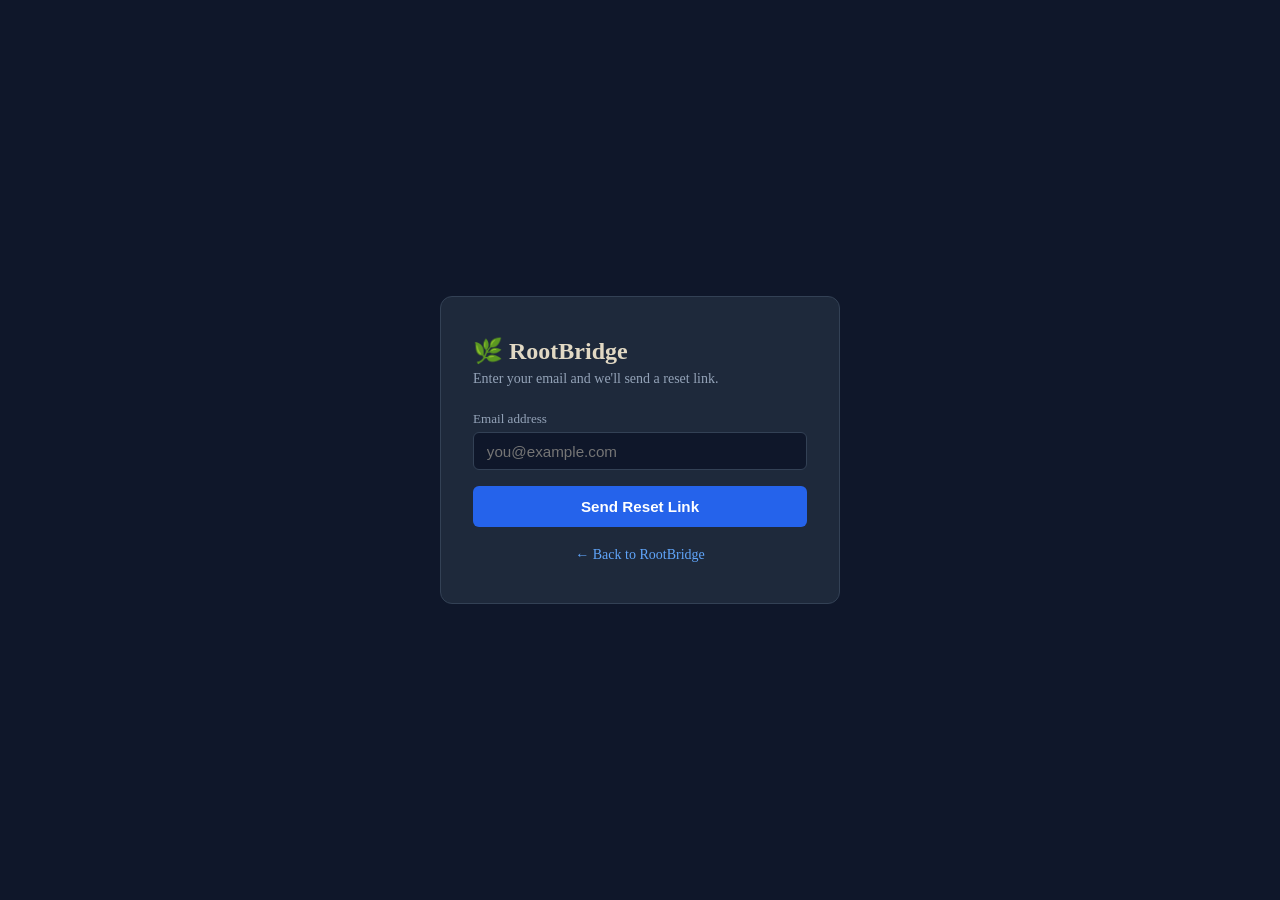
<file: static/reset-password.html>
<!DOCTYPE html>
<html lang="en">
<head>
<meta charset="UTF-8">
<meta name="viewport" content="width=device-width, initial-scale=1.0">
<title>Reset Password — RootBridge</title>
<style>
  *{box-sizing:border-box;margin:0;padding:0}
  body{font-family:'Georgia',serif;background:#0f172a;color:#f1f5f9;min-height:100vh;
       display:flex;align-items:center;justify-content:center;padding:1.5rem}
  .card{background:#1e293b;border-radius:12px;padding:2.5rem 2rem;width:100%;max-width:400px;
        border:1px solid #334155}
  h1{font-size:1.5rem;color:#e2d9c4;margin-bottom:.4rem}
  p.sub{color:#94a3b8;font-size:.875rem;margin-bottom:1.5rem}
  label{display:block;font-size:.82rem;color:#94a3b8;margin-bottom:.3rem}
  input{width:100%;background:#0f172a;border:1px solid #334155;color:#f1f5f9;
        padding:.6rem .8rem;border-radius:6px;font-size:.95rem;margin-bottom:1rem}
  input:focus{outline:2px solid #2563eb;border-color:transparent}
  button{width:100%;background:#2563eb;color:#fff;border:none;border-radius:6px;
         padding:.75rem;font-size:.95rem;cursor:pointer;font-weight:600}
  button:hover{background:#1d4ed8}
  button:disabled{background:#475569;cursor:not-allowed}
  .msg{font-size:.875rem;margin-top:1rem;padding:.6rem .8rem;border-radius:6px;display:none}
  .msg.success{background:#14532d;color:#86efac;display:block}
  .msg.error{background:#7f1d1d;color:#fca5a5;display:block}
  .back{display:block;text-align:center;margin-top:1.25rem;color:#60a5fa;font-size:.875rem;text-decoration:none}
  .back:hover{text-decoration:underline}
  #requestForm, #resetForm{display:none}
</style>
</head>
<body>
<div class="card">
  <h1>🌿 RootBridge</h1>

  <!-- Step 1: enter email -->
  <div id="requestForm">
    <p class="sub">Enter your email and we'll send a reset link.</p>
    <label for="emailInput">Email address</label>
    <input type="email" id="emailInput" placeholder="you@example.com" autocomplete="email">
    <button id="sendBtn" onclick="sendReset()">Send Reset Link</button>
    <div id="requestMsg" class="msg"></div>
    <a href="/" class="back">← Back to RootBridge</a>
  </div>

  <!-- Step 2: enter new password (when token in URL) -->
  <div id="resetForm">
    <p class="sub">Choose a new password for your account.</p>
    <label for="pwInput">New password</label>
    <input type="password" id="pwInput" placeholder="At least 8 characters" autocomplete="new-password">
    <label for="pw2Input">Confirm password</label>
    <input type="password" id="pw2Input" placeholder="Repeat password" autocomplete="new-password">
    <button id="resetBtn" onclick="doReset()">Set New Password</button>
    <div id="resetMsg" class="msg"></div>
  </div>
</div>

<script>
  const params = new URLSearchParams(window.location.search);
  const token = params.get('token');
  const success = params.get('success');

  if (token) {
    document.getElementById('resetForm').style.display = 'block';
  } else {
    document.getElementById('requestForm').style.display = 'block';
    if (success === '1') {
      const msg = document.getElementById('requestMsg');
      msg.className = 'msg success';
      msg.textContent = 'Password updated! You can now log in.';
    }
  }

  async function sendReset() {
    const email = document.getElementById('emailInput').value.trim();
    const btn = document.getElementById('sendBtn');
    const msg = document.getElementById('requestMsg');
    if (!email) { showMsg(msg, 'error', 'Enter your email address.'); return; }
    btn.disabled = true; btn.textContent = 'Sending…';
    await fetch('/api/auth/forgot-password', {
      method: 'POST', headers: {'Content-Type':'application/json'},
      body: JSON.stringify({email}),
    });
    btn.disabled = false; btn.textContent = 'Send Reset Link';
    showMsg(msg, 'success', 'If that email is registered, a reset link is on its way.');
  }

  async function doReset() {
    const password = document.getElementById('pwInput').value;
    const confirm = document.getElementById('pw2Input').value;
    const btn = document.getElementById('resetBtn');
    const msg = document.getElementById('resetMsg');
    if (password.length < 8) { showMsg(msg, 'error', 'Password must be at least 8 characters.'); return; }
    if (password !== confirm) { showMsg(msg, 'error', 'Passwords do not match.'); return; }
    btn.disabled = true; btn.textContent = 'Saving…';
    const r = await fetch('/api/auth/reset-password', {
      method: 'POST', headers: {'Content-Type':'application/json'},
      body: JSON.stringify({token, password}),
    });
    const data = await r.json();
    btn.disabled = false; btn.textContent = 'Set New Password';
    if (r.ok) {
      showMsg(msg, 'success', 'Password updated! Redirecting to login…');
      setTimeout(() => window.location.href = '/?reset=1', 2000);
    } else {
      showMsg(msg, 'error', data.error || 'Something went wrong. Try requesting a new link.');
    }
  }

  function showMsg(el, type, text) {
    el.className = 'msg ' + type;
    el.textContent = text;
  }

  document.getElementById('emailInput')?.addEventListener('keydown', e => {
    if (e.key === 'Enter') sendReset();
  });
  document.getElementById('pw2Input')?.addEventListener('keydown', e => {
    if (e.key === 'Enter') doReset();
  });
</script>
</body>
</html>
</file>
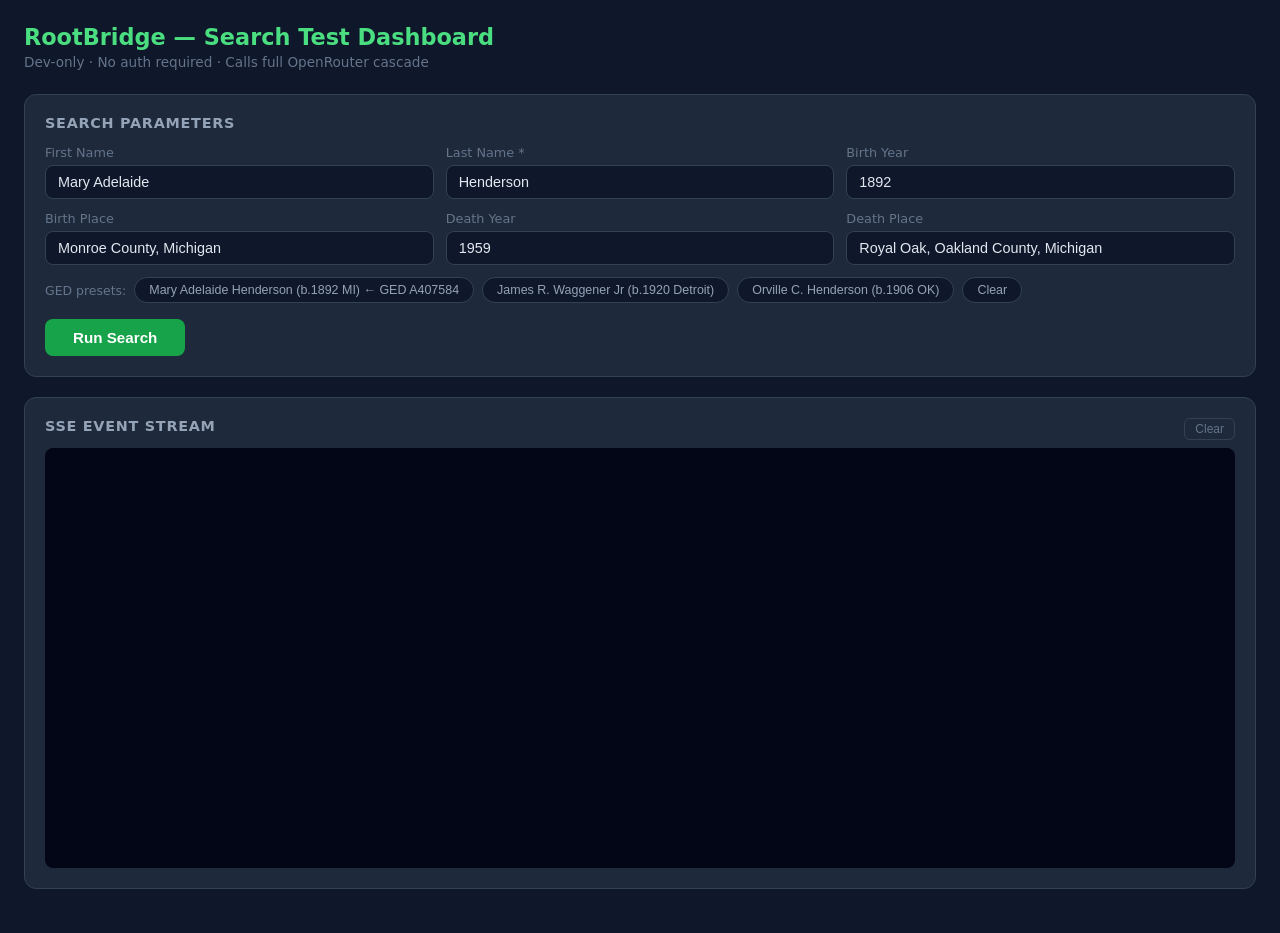
<file: static/search_test.html>
<!DOCTYPE html>
<html lang="en">
<head>
<meta charset="UTF-8">
<meta name="viewport" content="width=device-width, initial-scale=1.0">
<title>RootBridge — Search Test Dashboard</title>
<style>
  *, *::before, *::after { box-sizing: border-box; margin: 0; padding: 0; }
  body { background: #0f172a; color: #e2e8f0; font-family: 'Segoe UI', system-ui, sans-serif; min-height: 100vh; padding: 24px; }
  h1 { color: #4ade80; font-size: 1.4rem; margin-bottom: 4px; }
  .subtitle { color: #64748b; font-size: .85rem; margin-bottom: 24px; }

  .card { background: #1e293b; border: 1px solid #334155; border-radius: 12px; padding: 20px; margin-bottom: 20px; }
  .card h2 { font-size: .9rem; font-weight: 600; color: #94a3b8; text-transform: uppercase; letter-spacing: .05em; margin-bottom: 14px; }

  .form-grid { display: grid; grid-template-columns: 1fr 1fr 1fr; gap: 12px; }
  .form-group { display: flex; flex-direction: column; gap: 5px; }
  .form-group label { font-size: .8rem; color: #64748b; }
  .form-group input { background: #0f172a; border: 1px solid #334155; border-radius: 8px; color: #e2e8f0; padding: 8px 12px; font-size: .9rem; outline: none; transition: border-color .2s; }
  .form-group input:focus { border-color: #4ade80; }

  .presets { display: flex; gap: 8px; flex-wrap: wrap; margin-top: 12px; }
  .preset-btn { background: #0f172a; border: 1px solid #334155; border-radius: 20px; color: #94a3b8; cursor: pointer; font-size: .78rem; padding: 5px 14px; transition: all .2s; }
  .preset-btn:hover { border-color: #4ade80; color: #4ade80; }

  .search-btn { background: #16a34a; border: none; border-radius: 8px; color: white; cursor: pointer; font-size: .95rem; font-weight: 600; margin-top: 16px; padding: 10px 28px; transition: background .2s; }
  .search-btn:hover { background: #15803d; }
  .search-btn:disabled { background: #334155; color: #64748b; cursor: not-allowed; }

  /* Context panel */
  #ctx-panel { display: none; }
  .ctx-grid { display: grid; grid-template-columns: 1fr 1fr 1fr; gap: 10px; }
  .ctx-chip { background: #0f172a; border: 1px solid #1e40af; border-radius: 8px; padding: 10px 14px; }
  .ctx-chip .label { color: #6366f1; font-size: .72rem; text-transform: uppercase; letter-spacing: .05em; }
  .ctx-chip .value { color: #e2e8f0; font-size: .9rem; font-weight: 600; margin-top: 3px; }

  /* Progress */
  #progress-panel { display: none; }
  .phase-row { align-items: center; display: flex; gap: 12px; margin-bottom: 8px; }
  .phase-icon { font-size: 1.2rem; width: 28px; text-align: center; }
  .phase-text { flex: 1; }
  .phase-text .ph { color: #e2e8f0; font-size: .88rem; font-weight: 600; }
  .phase-text .pd { color: #94a3b8; font-size: .8rem; margin-top: 2px; }
  .badges { display: flex; flex-wrap: wrap; gap: 6px; margin-top: 8px; }
  .badge { border-radius: 20px; font-size: .75rem; font-weight: 600; padding: 3px 10px; }
  .badge-hit  { background: #14532d; color: #4ade80; }
  .badge-miss { background: #1e293b; color: #475569; }

  /* Summary */
  #summary-panel { display: none; }
  #summary-text { color: #e2e8f0; font-size: 1rem; line-height: 1.7; background: #0f172a; border-left: 3px solid #4ade80; padding: 14px 18px; border-radius: 0 8px 8px 0; }

  /* Event log */
  #log-panel { }
  #event-log { background: #020617; border-radius: 8px; font-family: 'Cascadia Code', 'Fira Code', monospace; font-size: .75rem; height: 420px; overflow-y: auto; padding: 12px; }
  .log-line { border-bottom: 1px solid #1e293b; color: #64748b; padding: 3px 0; }
  .log-line.ctx   { color: #818cf8; }
  .log-line.hit   { color: #4ade80; }
  .log-line.phase { color: #facc15; }
  .log-line.done  { color: #f472b6; font-weight: bold; }
  .log-line.err   { color: #f87171; }
  .log-line.raw   { color: #475569; }

  .clear-btn { background: none; border: 1px solid #334155; border-radius: 6px; color: #64748b; cursor: pointer; font-size: .75rem; padding: 3px 10px; float: right; }
  .clear-btn:hover { border-color: #f87171; color: #f87171; }
</style>
</head>
<body>

<h1>RootBridge — Search Test Dashboard</h1>
<p class="subtitle">Dev-only · No auth required · Calls full OpenRouter cascade</p>

<!-- Search form -->
<div class="card">
  <h2>Search Parameters</h2>
  <div class="form-grid">
    <div class="form-group">
      <label>First Name</label>
      <input id="f-first" type="text" placeholder="Mary Adelaide">
    </div>
    <div class="form-group">
      <label>Last Name *</label>
      <input id="f-last" type="text" placeholder="Henderson">
    </div>
    <div class="form-group">
      <label>Birth Year</label>
      <input id="f-birth-year" type="number" placeholder="1892">
    </div>
    <div class="form-group">
      <label>Birth Place</label>
      <input id="f-birth-place" type="text" placeholder="Monroe County, Michigan">
    </div>
    <div class="form-group">
      <label>Death Year</label>
      <input id="f-death-year" type="number" placeholder="1959">
    </div>
    <div class="form-group">
      <label>Death Place</label>
      <input id="f-death-place" type="text" placeholder="Royal Oak, Michigan">
    </div>
  </div>

  <div class="presets">
    <span style="color:#64748b;font-size:.78rem;align-self:center;">GED presets:</span>
    <button class="preset-btn" onclick="loadPreset('mary')">Mary Adelaide Henderson (b.1892 MI) ← GED A407584</button>
    <button class="preset-btn" onclick="loadPreset('james')">James R. Waggener Jr (b.1920 Detroit)</button>
    <button class="preset-btn" onclick="loadPreset('orville')">Orville C. Henderson (b.1906 OK)</button>
    <button class="preset-btn" onclick="loadPreset('clear')">Clear</button>
  </div>

  <button class="search-btn" id="search-btn" onclick="startSearch()">Run Search</button>
</div>

<!-- Context constraints panel -->
<div class="card" id="ctx-panel">
  <h2>Research Context (from ResearchContext engine)</h2>
  <div class="ctx-grid" id="ctx-grid"></div>
</div>

<!-- Live progress -->
<div class="card" id="progress-panel">
  <h2>Live Search Progress</h2>
  <div class="phase-row">
    <div class="phase-icon" id="ph-icon">⏳</div>
    <div class="phase-text">
      <div class="ph" id="ph-heading">Starting…</div>
      <div class="pd" id="ph-detail"></div>
    </div>
  </div>
  <div class="badges" id="ph-badges"></div>
</div>

<!-- Summary -->
<div class="card" id="summary-panel">
  <h2>AI Summary (OpenRouter)</h2>
  <div id="summary-text"></div>
</div>

<!-- Raw event log -->
<div class="card" id="log-panel">
  <h2>SSE Event Stream <button class="clear-btn" onclick="clearLog()">Clear</button></h2>
  <div id="event-log"></div>
</div>

<script>
const PRESETS = {
  mary:   { first:'Mary Adelaide', last:'Henderson', by:1892, bp:'Monroe County, Michigan', dy:1959, dp:'Royal Oak, Oakland County, Michigan' },
  james:  { first:'James Richard', last:'Waggener',  by:1920, bp:'Detroit, Wayne County, Michigan', dy:1992, dp:'Pleasant Ridge, Michigan' },
  orville:{ first:'Orville',       last:'Henderson', by:1906, bp:'Oklahoma', dy:null, dp:'' },
  clear:  { first:'', last:'', by:'', bp:'', dy:'', dp:'' },
};

function loadPreset(key) {
  const p = PRESETS[key];
  document.getElementById('f-first').value       = p.first;
  document.getElementById('f-last').value        = p.last;
  document.getElementById('f-birth-year').value  = p.by || '';
  document.getElementById('f-birth-place').value = p.bp;
  document.getElementById('f-death-year').value  = p.dy || '';
  document.getElementById('f-death-place').value = p.dp;
}

// Load Mary by default
loadPreset('mary');

function logLine(text, cls='raw') {
  const log = document.getElementById('event-log');
  const line = document.createElement('div');
  line.className = 'log-line ' + cls;
  line.textContent = new Date().toLocaleTimeString() + '  ' + text;
  log.appendChild(line);
  log.scrollTop = log.scrollHeight;
}

function clearLog() {
  document.getElementById('event-log').innerHTML = '';
}

function showCtx(data) {
  const c = data.constraints || {};
  const chips = [
    { label: 'Target',      value: data.target },
    { label: 'Generation',  value: `${data.generation} — ${data.generation_label}` },
    { label: 'Birth year',  value: c.birth_year_min ? `${c.birth_year_min} – ${c.birth_year_max}` : 'unknown' },
    { label: 'Birth place', value: c.birth_place || 'unknown' },
    { label: 'Death year',  value: c.death_year_min ? `${c.death_year_min} – ${c.death_year_max}` : '—' },
    { label: 'Status',      value: 'Context locked ✓' },
  ];
  const grid = document.getElementById('ctx-grid');
  grid.innerHTML = chips.map(ch =>
    `<div class="ctx-chip"><div class="label">${ch.label}</div><div class="value">${ch.value}</div></div>`
  ).join('');
  document.getElementById('ctx-panel').style.display = 'block';
}

let es = null;
let _sourcesChecked = 0;

function startSearch() {
  if (es) { es.close(); es = null; }

  const first  = document.getElementById('f-first').value.trim();
  const last   = document.getElementById('f-last').value.trim();
  const by     = document.getElementById('f-birth-year').value.trim();
  const bp     = document.getElementById('f-birth-place').value.trim();
  const dy     = document.getElementById('f-death-year').value.trim();
  const dp     = document.getElementById('f-death-place').value.trim();

  if (!last) { alert('Last name is required.'); return; }

  // Reset UI
  document.getElementById('ctx-panel').style.display     = 'none';
  document.getElementById('progress-panel').style.display = 'none';
  document.getElementById('summary-panel').style.display  = 'none';
  document.getElementById('ph-badges').innerHTML = '';
  _sourcesChecked = 0;
  document.getElementById('ph-icon').textContent = '⏳';
  document.getElementById('ph-heading').textContent = 'Connecting…';
  document.getElementById('ph-detail').textContent = '';
  clearLog();

  const btn = document.getElementById('search-btn');
  btn.disabled = true;
  btn.textContent = 'Searching…';

  const params = new URLSearchParams({ first, last });
  if (by)  params.set('birth_year',  by);
  if (bp)  params.set('birth_place', bp);
  if (dy)  params.set('death_year',  dy);
  if (dp)  params.set('death_place', dp);

  logLine(`→ GET /api/dev/search/stream?${params}`, 'phase');
  document.getElementById('progress-panel').style.display = 'block';

  es = new EventSource('/api/dev/search/stream?' + params.toString());

  es.onmessage = evt => {
    let data;
    try { data = JSON.parse(evt.data); } catch { logLine('parse error: ' + evt.data, 'err'); return; }

    // Context event
    if (data.agent_status === 'context') {
      showCtx(data);
      logLine(`[CONTEXT] target="${data.target}" gen=${data.generation}(${data.generation_label}) constraints=${JSON.stringify(data.constraints)}`, 'ctx');
      document.getElementById('ph-icon').textContent = '🎯';
      document.getElementById('ph-heading').textContent = `Searching for ${data.target} (${data.generation_label})`;
      const c = data.constraints || {};
      const parts = [];
      if (c.birth_year_min) parts.push(`born ${c.birth_year_min}–${c.birth_year_max}`);
      if (c.birth_place)    parts.push(c.birth_place);
      document.getElementById('ph-detail').textContent = parts.join(' · ') || '';
      return;
    }

    // Phase status events
    if (data.agent_status === 'vault') {
      document.getElementById('ph-icon').textContent = '🏛️';
      document.getElementById('ph-heading').textContent = 'Searching RootBridge Vault…';
      document.getElementById('ph-detail').textContent = '776,000 records';
      logLine('[VAULT] searching local index', 'phase');
      return;
    }
    if (data.agent_status === 'phase1') {
      document.getElementById('ph-icon').textContent = '🔍';
      document.getElementById('ph-heading').textContent = 'Phase 1 — External Archives';
      document.getElementById('ph-detail').textContent = data.message || '';
      logLine(`[PHASE1] ${data.message || ''}`, 'phase');
      return;
    }
    if (data.agent_status === 'thinking') {
      document.getElementById('ph-icon').textContent = '🤖';
      document.getElementById('ph-heading').textContent = 'OpenRouter agent choosing Phase 2 sources…';
      document.getElementById('ph-detail').textContent = '';
      logLine('[THINKING] agent picking phase 2 sources', 'phase');
      return;
    }
    if (data.agent_status === 'phase2') {
      document.getElementById('ph-icon').textContent = '🎯';
      document.getElementById('ph-heading').textContent = 'Phase 2 — Targeted Search';
      document.getElementById('ph-detail').textContent = 'Agent picks: ' + (data.picks || []).join(', ');
      logLine(`[PHASE2] picks=${JSON.stringify(data.picks)}`, 'phase');
      return;
    }

    // Source result badge — hits only
    if (data.source && data.count !== undefined) {
      _sourcesChecked++;
      const badges = document.getElementById('ph-badges');
      if (data.count > 0) {
        const badge = document.createElement('span');
        badge.className = 'badge badge-hit';
        badge.textContent = data.source + ` +${data.count}`;
        badges.appendChild(badge);
      }
      if (data.count > 0) {
        logLine(`[RESULT] source=${data.source} count=${data.count}`, 'hit');
        (data.results || []).slice(0,3).forEach(r =>
          logLine(`  · ${r.title || r.name || '?'} born:${r.birth_year||'?'} ${r.birth_place||''} score:${r.context_score??'?'}`, 'hit')
        );
      }
      // grey miss badges suppressed — log only
      if (data.count === 0) logLine(`[RESULT] source=${data.source} — no results`, 'raw');
      return;
    }

    // Done
    if (data.done) {
      es.close(); es = null;
      btn.disabled = false;
      btn.textContent = 'Run Search';
      document.getElementById('ph-icon').textContent = '✅';
      document.getElementById('ph-heading').textContent = 'Search complete';
      document.getElementById('ph-detail').textContent = `${_sourcesChecked} archive${_sourcesChecked !== 1 ? 's' : ''} searched`;

      if (data.summary) {
        document.getElementById('summary-text').textContent = data.summary;
        document.getElementById('summary-panel').style.display = 'block';
      }
      logLine(`[DONE] confidence=${data.confidence} results=${(data.results||[]).length} gaps=${(data.gaps||[]).length}`, 'done');
      logLine(`[SUMMARY] ${data.summary || '(none)'}`, 'done');
      return;
    }

    if (data.error) {
      logLine('[ERROR] ' + data.error, 'err');
      es.close(); es = null;
      btn.disabled = false;
      btn.textContent = 'Run Search';
      return;
    }

    // Fallthrough — log raw
    logLine(JSON.stringify(data).slice(0, 120), 'raw');
  };

  es.onerror = () => {
    logLine('[SSE ERROR] connection lost', 'err');
    es.close(); es = null;
    btn.disabled = false;
    btn.textContent = 'Run Search';
  };
}
</script>
</body>
</html>
</file>
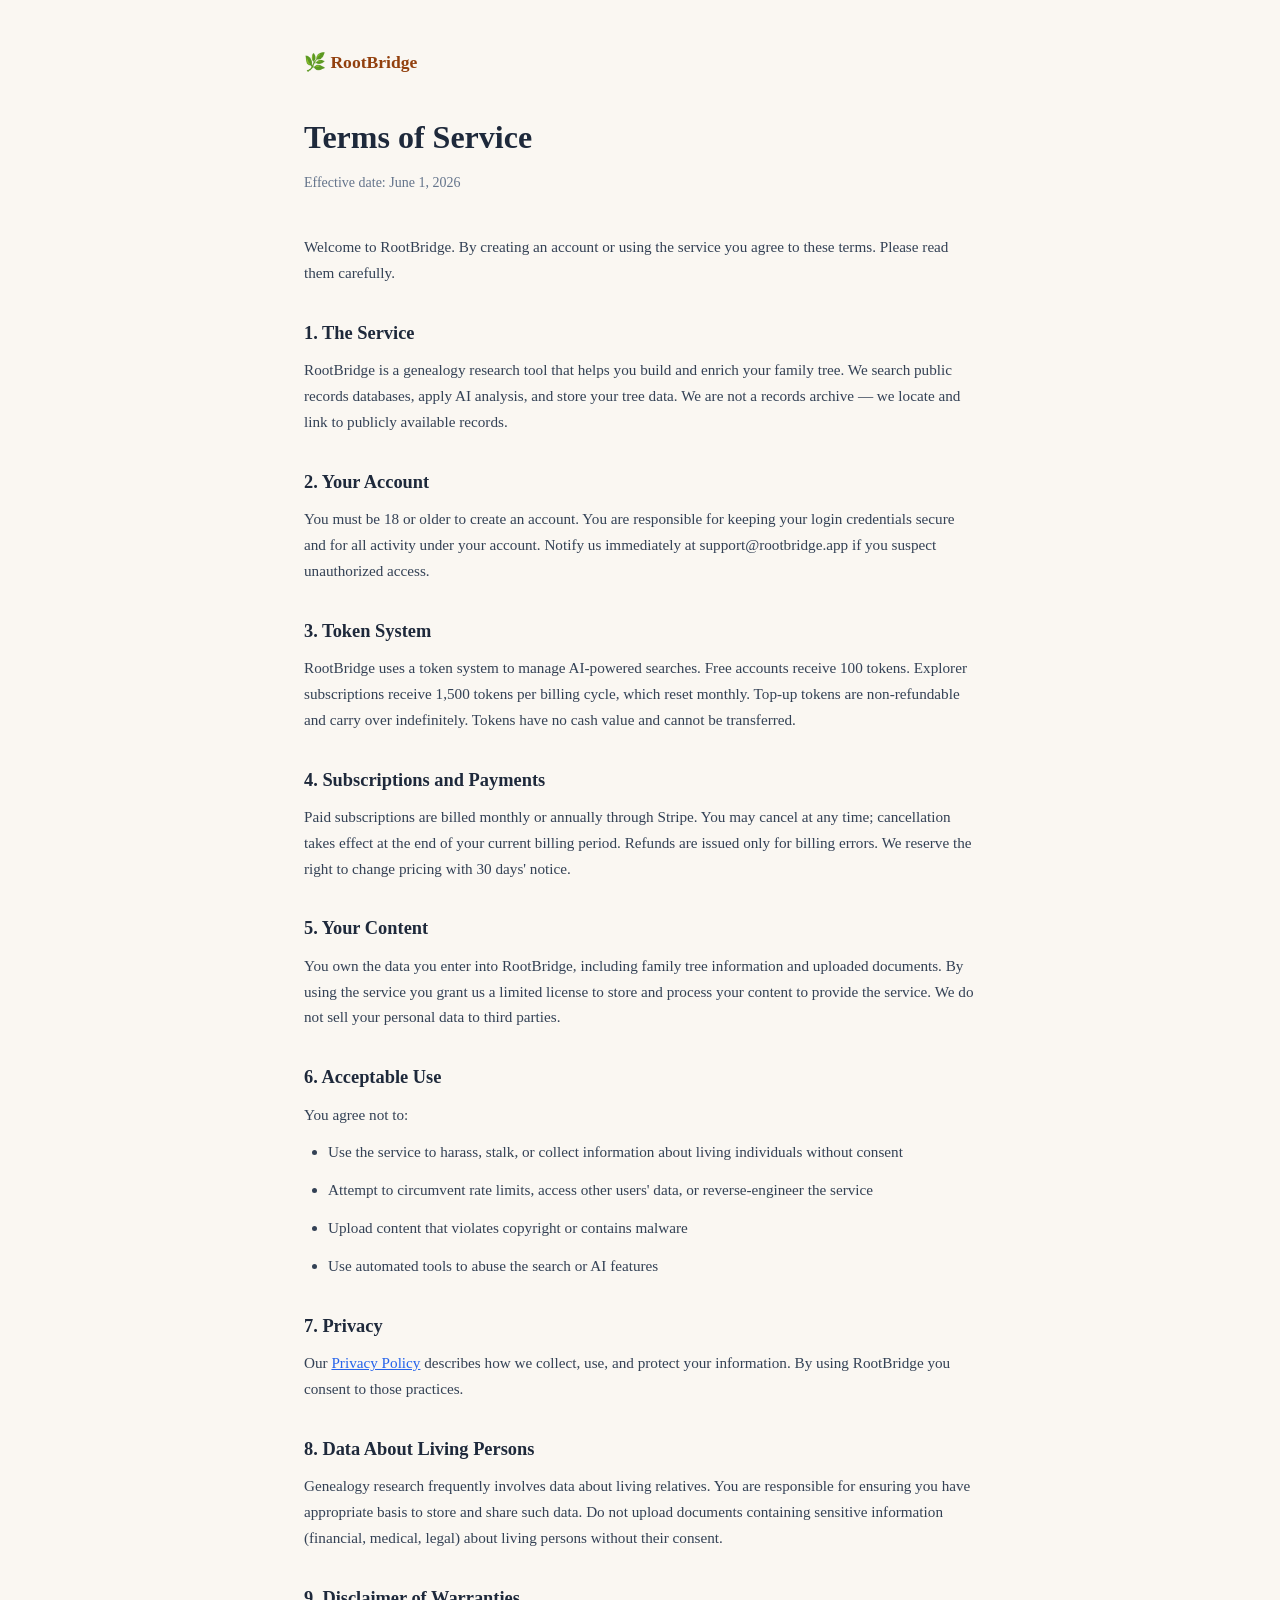
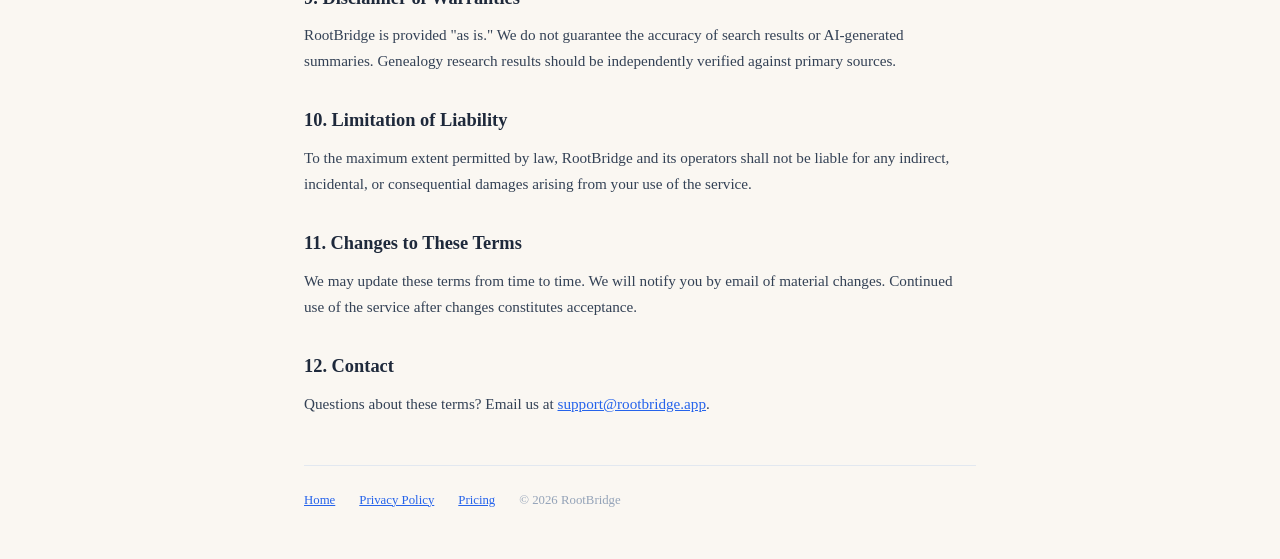
<file: static/terms.html>
<!DOCTYPE html>
<html lang="en">
<head>
<meta charset="UTF-8">
<meta name="viewport" content="width=device-width, initial-scale=1.0">
<title>Terms of Service — RootBridge</title>
<style>
  *{box-sizing:border-box;margin:0;padding:0}
  body{font-family:'Georgia',serif;background:#faf7f2;color:#1e293b;line-height:1.7}
  .page{max-width:720px;margin:0 auto;padding:3rem 1.5rem}
  .brand{color:#92400e;font-size:1.1rem;font-weight:700;text-decoration:none;display:block;margin-bottom:2rem}
  h1{font-size:2rem;color:#1e293b;margin-bottom:.4rem}
  .date{color:#64748b;font-size:.875rem;margin-bottom:2.5rem}
  h2{font-size:1.15rem;color:#1e293b;margin:2rem 0 .5rem}
  p,li{font-size:.95rem;color:#334155;margin-bottom:.75rem}
  ul{padding-left:1.5rem;margin-bottom:.75rem}
  a{color:#2563eb}
  footer{margin-top:3rem;padding-top:1.5rem;border-top:1px solid #e2e8f0;
         font-size:.8rem;color:#94a3b8;display:flex;gap:1.5rem;flex-wrap:wrap}
</style>
</head>
<body>
<div class="page">
  <a href="/" class="brand">🌿 RootBridge</a>
  <h1>Terms of Service</h1>
  <div class="date">Effective date: June 1, 2026</div>

  <p>Welcome to RootBridge. By creating an account or using the service you agree to these terms. Please read them carefully.</p>

  <h2>1. The Service</h2>
  <p>RootBridge is a genealogy research tool that helps you build and enrich your family tree. We search public records databases, apply AI analysis, and store your tree data. We are not a records archive — we locate and link to publicly available records.</p>

  <h2>2. Your Account</h2>
  <p>You must be 18 or older to create an account. You are responsible for keeping your login credentials secure and for all activity under your account. Notify us immediately at support@rootbridge.app if you suspect unauthorized access.</p>

  <h2>3. Token System</h2>
  <p>RootBridge uses a token system to manage AI-powered searches. Free accounts receive 100 tokens. Explorer subscriptions receive 1,500 tokens per billing cycle, which reset monthly. Top-up tokens are non-refundable and carry over indefinitely. Tokens have no cash value and cannot be transferred.</p>

  <h2>4. Subscriptions and Payments</h2>
  <p>Paid subscriptions are billed monthly or annually through Stripe. You may cancel at any time; cancellation takes effect at the end of your current billing period. Refunds are issued only for billing errors. We reserve the right to change pricing with 30 days' notice.</p>

  <h2>5. Your Content</h2>
  <p>You own the data you enter into RootBridge, including family tree information and uploaded documents. By using the service you grant us a limited license to store and process your content to provide the service. We do not sell your personal data to third parties.</p>

  <h2>6. Acceptable Use</h2>
  <p>You agree not to:</p>
  <ul>
    <li>Use the service to harass, stalk, or collect information about living individuals without consent</li>
    <li>Attempt to circumvent rate limits, access other users' data, or reverse-engineer the service</li>
    <li>Upload content that violates copyright or contains malware</li>
    <li>Use automated tools to abuse the search or AI features</li>
  </ul>

  <h2>7. Privacy</h2>
  <p>Our <a href="/privacy">Privacy Policy</a> describes how we collect, use, and protect your information. By using RootBridge you consent to those practices.</p>

  <h2>8. Data About Living Persons</h2>
  <p>Genealogy research frequently involves data about living relatives. You are responsible for ensuring you have appropriate basis to store and share such data. Do not upload documents containing sensitive information (financial, medical, legal) about living persons without their consent.</p>

  <h2>9. Disclaimer of Warranties</h2>
  <p>RootBridge is provided "as is." We do not guarantee the accuracy of search results or AI-generated summaries. Genealogy research results should be independently verified against primary sources.</p>

  <h2>10. Limitation of Liability</h2>
  <p>To the maximum extent permitted by law, RootBridge and its operators shall not be liable for any indirect, incidental, or consequential damages arising from your use of the service.</p>

  <h2>11. Changes to These Terms</h2>
  <p>We may update these terms from time to time. We will notify you by email of material changes. Continued use of the service after changes constitutes acceptance.</p>

  <h2>12. Contact</h2>
  <p>Questions about these terms? Email us at <a href="mailto:support@rootbridge.app">support@rootbridge.app</a>.</p>

  <footer>
    <a href="/">Home</a>
    <a href="/privacy">Privacy Policy</a>
    <a href="/pricing">Pricing</a>
    <span>© 2026 RootBridge</span>
  </footer>
</div>
</body>
</html>
</file>
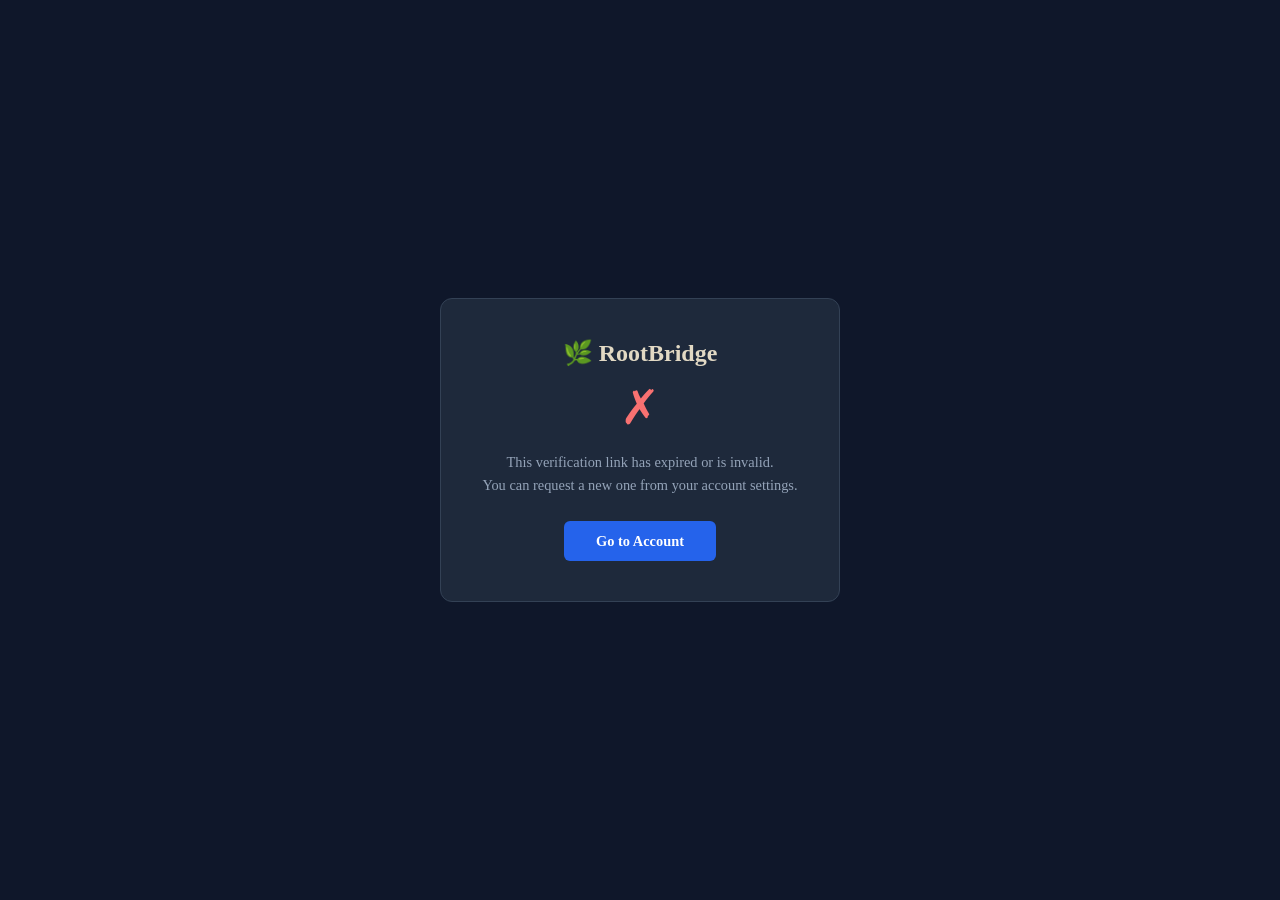
<file: static/verify-email.html>
<!DOCTYPE html>
<html lang="en">
<head>
<meta charset="UTF-8">
<meta name="viewport" content="width=device-width, initial-scale=1.0">
<title>Verify Email — RootBridge</title>
<style>
  *{box-sizing:border-box;margin:0;padding:0}
  body{font-family:'Georgia',serif;background:#0f172a;color:#f1f5f9;min-height:100vh;
       display:flex;align-items:center;justify-content:center;padding:1.5rem}
  .card{background:#1e293b;border-radius:12px;padding:2.5rem 2rem;width:100%;max-width:400px;
        border:1px solid #334155;text-align:center}
  h1{font-size:1.5rem;color:#e2d9c4;margin-bottom:.75rem}
  .icon{font-size:3rem;margin-bottom:1rem}
  p{color:#94a3b8;font-size:.9rem;line-height:1.6;margin-bottom:1.5rem}
  a.btn{display:inline-block;background:#2563eb;color:#fff;border-radius:6px;
        padding:.7rem 2rem;text-decoration:none;font-weight:600;font-size:.9rem}
  a.btn:hover{background:#1d4ed8}
  .error-icon{color:#f87171}
  .success-icon{color:#4ade80}
</style>
</head>
<body>
<div class="card">
  <h1>🌿 RootBridge</h1>
  <div id="content"></div>
</div>
<script>
  const success = new URLSearchParams(window.location.search).get('success');
  const el = document.getElementById('content');
  if (success === '1') {
    el.innerHTML = `
      <div class="icon success-icon">✓</div>
      <p>Your email address has been verified. Your account is fully activated.</p>
      <a href="/app" class="btn">Go to My Tree →</a>`;
  } else {
    el.innerHTML = `
      <div class="icon error-icon">✗</div>
      <p>This verification link has expired or is invalid.<br>
         You can request a new one from your account settings.</p>
      <a href="/account" class="btn">Go to Account</a>`;
  }
</script>
</body>
</html>
</file>
